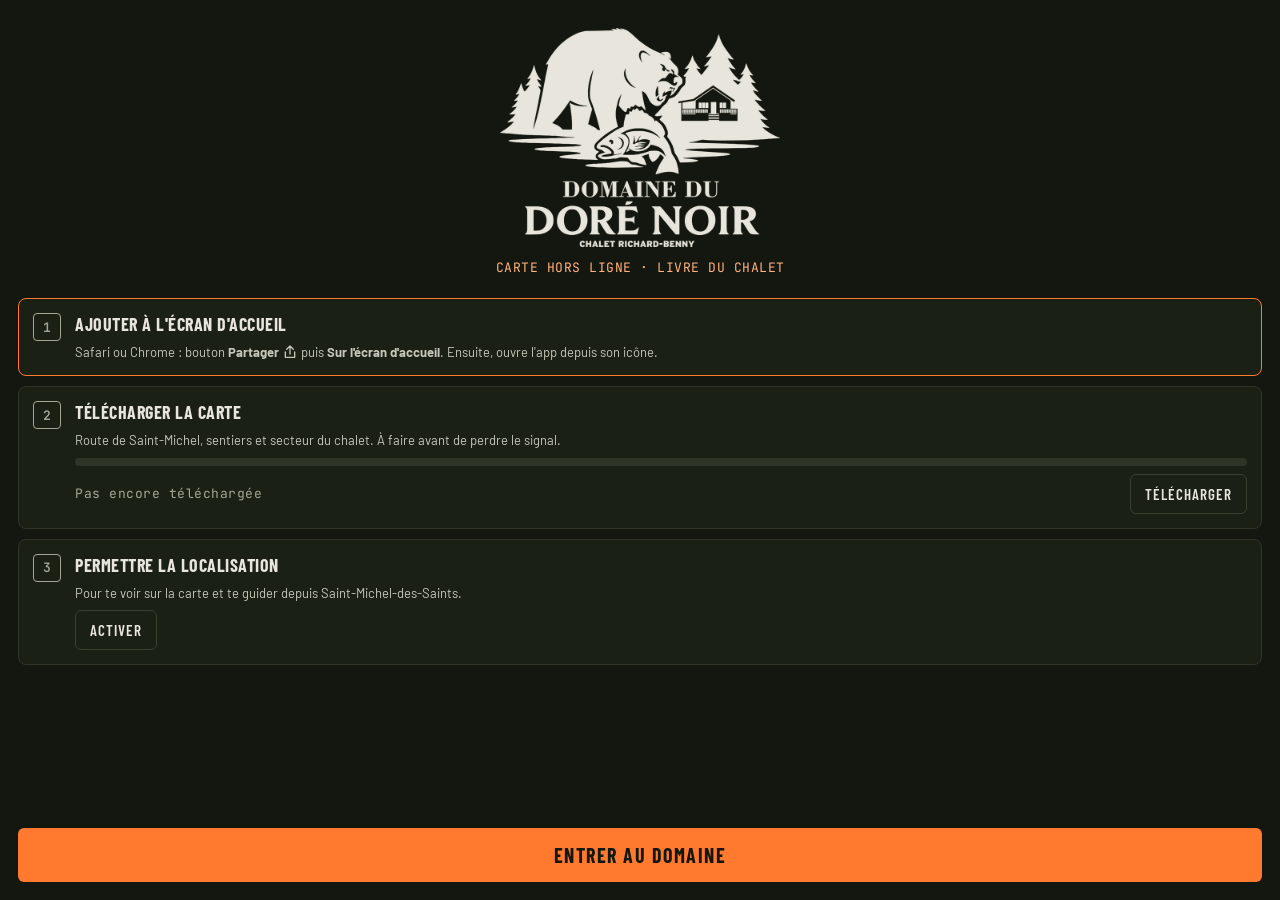
<file: index.html>
<!doctype html>
<html lang="fr">
<head>
<meta charset="utf-8">
<meta name="viewport" content="width=device-width, initial-scale=1, viewport-fit=cover, user-scalable=no">
<meta name="theme-color" content="#14170F">
<meta name="apple-mobile-web-app-capable" content="yes">
<meta name="mobile-web-app-capable" content="yes">
<meta name="apple-mobile-web-app-status-bar-style" content="black-translucent">
<meta name="apple-mobile-web-app-title" content="Doré Noir">
<title>Domaine du Doré Noir</title>
<link rel="manifest" href="manifest.webmanifest">
<link rel="apple-touch-icon" href="icons/apple-touch-icon.png">
<link rel="icon" href="icons/icon-192.png">
<link rel="preconnect" href="https://fonts.googleapis.com">
<link rel="stylesheet" href="https://fonts.googleapis.com/css2?family=Barlow+Condensed:wght@600;700&family=Barlow:wght@400;500;600&family=JetBrains+Mono:wght@400;600&display=swap">
<link rel="stylesheet" href="vendor/maplibre-gl.css">
<link rel="stylesheet" href="style.css">
</head>
<body>

<!-- ACCUEIL -->
<section id="accueil" class="screen" hidden>
  <div class="acc-head">
    <img src="icons/logo-complet.png" alt="Domaine du Doré Noir — Chalet Richard-Benny" class="acc-logo">
    <span class="mono accent small">CARTE HORS LIGNE · LIVRE DU CHALET</span>
  </div>
  <div class="steps">
    <div class="step" id="step-install">
      <span class="step-n">1</span>
      <div class="step-body">
        <strong>AJOUTER À L'ÉCRAN D'ACCUEIL</strong>
        <p>Safari ou Chrome : bouton <b>Partager</b> <svg class="ico-inline" viewBox="0 0 24 24" aria-hidden="true"><path d="M12 3v12M7 8l5-5 5 5M5 12v8h14v-8"/></svg> puis <b>Sur l'écran d'accueil</b>. Ensuite, ouvre l'app depuis son icône.</p>
      </div>
    </div>
    <div class="step" id="step-dl">
      <span class="step-n">2</span>
      <div class="step-body">
        <strong>TÉLÉCHARGER LA CARTE</strong>
        <p>Route de Saint-Michel, sentiers et secteur du chalet. À faire avant de perdre le signal.</p>
        <div class="bar"><div class="bar-fill" id="dl-bar"></div></div>
        <div class="row-between">
          <span class="mono muted small" id="dl-txt">Pas encore téléchargée</span>
          <button class="btn-sm" id="dl-btn" type="button">Télécharger</button>
        </div>
      </div>
    </div>
    <div class="step" id="step-gps">
      <span class="step-n">3</span>
      <div class="step-body">
        <strong>PERMETTRE LA LOCALISATION</strong>
        <p>Pour te voir sur la carte et te guider depuis Saint-Michel-des-Saints.</p>
        <button class="btn-sm" id="gps-btn" type="button">Activer</button>
      </div>
    </div>
  </div>
  <div class="acc-foot">
    <button class="btn-primary" id="enter-btn" type="button">ENTRER AU DOMAINE</button>
  </div>
</section>

<!-- APP -->
<section id="app" class="screen" hidden>
  <header class="topbar">
    <img src="icons/embleme.png" alt="" class="tb-logo">
    <div class="tb-title">
      <span class="cond">DOMAINE DU DORÉ NOIR</span>
      <span class="mono muted xsmall" id="tb-sub">LAC BOUCHARD · CARTE</span>
    </div>
  </header>
  <div class="statusbar">
    <span class="mono small" id="st-offline">…</span>
    <span class="mono muted xsmall" id="st-version"></span>
  </div>

  <div id="view-carte" class="view">
    <div id="map"></div>
    <div class="map-ctrl">
      <button class="ctrl" id="btn-locate" type="button" aria-label="Centrer sur ma position">
        <svg viewBox="0 0 24 24" aria-hidden="true"><circle cx="12" cy="12" r="6"/><circle cx="12" cy="12" r="1.5" class="fill"/><path d="M12 2v3M12 19v3M2 12h3M19 12h3"/></svg>
      </button>
      <button class="ctrl master-only" id="btn-sat" type="button" aria-label="Satellite">
        <svg viewBox="0 0 24 24" aria-hidden="true"><path d="M4 14l6-6 4 4-6 6z"/><path d="M14 4l6 6M12 16l3 3M8 12l-3-3"/><path d="M17 17a4 4 0 004-4"/></svg>
      </button>
      <button class="ctrl master-only" id="btn-sat-dl" type="button" aria-label="Garder le satellite de cette zone hors ligne" hidden>
        <svg viewBox="0 0 24 24" aria-hidden="true"><path d="M12 4v11M7 10l5 5 5-5M5 20h14"/></svg>
      </button>
      <button class="ctrl" id="btn-chalet" type="button" aria-label="Voir le chalet">
        <svg viewBox="0 0 24 24" aria-hidden="true"><path d="M4 11l8-7 8 7M6 10v10h12V10"/><path d="M10 20v-5h4v5"/></svg>
      </button>
    </div>
    <div class="gps-box mono" id="gps-box" hidden></div>
    <div class="zone-alert" id="zone-alert" hidden>Tu sors de la zone de la carte hors ligne</div>

    <div class="crosshair" id="crosshair" hidden><svg viewBox="0 0 48 48" aria-hidden="true"><path d="M24 4v14M24 30v14M4 24h14M30 24h14"/><circle cx="24" cy="24" r="3"/></svg></div>
    <div class="float-bar" id="float-bar" hidden><span></span><div class="row-between"><button class="btn-sm" type="button">Annuler</button><button class="btn-sm on" type="button">OK</button></div></div>

    <!-- Enregistrement d'un tracé (Master) -->
    <div class="panel" id="rec-panel" hidden>
      <div class="row-between"><span class="mono accent xsmall"><span class="rec-dot"></span> <span id="rec-state">REC</span> · ENREGISTREMENT DU TRACÉ</span><span class="mono muted xsmall" id="rec-acc">—</span></div>
      <div class="rec-grid"><div><span class="mono muted xsmall">DISTANCE</span><span class="mono big2" id="rec-dist">0 m</span></div><div><span class="mono muted xsmall">DURÉE</span><span class="mono big2" id="rec-time">00:00:00</span></div></div>
      <div class="rec-btns"><button class="btn-sm" id="rec-point" type="button">+ Point</button><button class="btn-sm" id="rec-pause" type="button">Pause</button><button class="btn-primary" id="rec-stop" type="button">TERMINER</button></div>
      <p class="xsmall muted">Garde l'écran allumé : iPhone coupe le GPS des web apps quand l'écran se verrouille.</p>
    </div>

    <!-- Dessiner un tracé (Master) -->
    <div class="panel" id="draw-panel" hidden>
      <div class="row-between"><span class="mono accent xsmall">DESSINER · TOUCHE LA CARTE OU UN CHEMIN EXISTANT (AIMANT)</span></div>
      <div class="rec-grid"><div><span class="mono muted xsmall">DISTANCE</span><span class="mono big2" id="draw-dist">0 m</span></div><div><span class="mono muted xsmall">POINTS</span><span class="mono big2" id="draw-n">0</span></div></div>
      <div class="rec-btns"><button class="btn-sm on" id="draw-aimant" type="button">Aimant : oui</button><button class="btn-sm" id="draw-undo" type="button">↶ Retirer</button><button class="btn-sm" id="draw-cancel" type="button">Annuler</button><button class="btn-primary" id="draw-done" type="button">TERMINER</button></div>
    </div>

    <!-- Modifier les points d'un tracé (Master) -->
    <div class="panel" id="edit-panel" hidden>
      <span class="mono accent xsmall">MODIFIER LES POINTS · GLISSE POUR DÉPLACER · TOUCHE LA CARTE POUR AJOUTER</span>
      <span class="mono small" id="edit-info"></span>
      <div class="rec-btns"><button class="btn-sm danger" id="edit-del" type="button">Retirer le point</button><button class="btn-sm" id="edit-cancel" type="button">Annuler</button><button class="btn-primary" id="edit-save" type="button">ENREGISTRER</button></div>
    </div>

    <!-- Modifier une section (Master) -->
    <div class="panel" id="sec-panel" hidden>
      <div class="row-between"><span class="mono accent xsmall">MODIFIER UN TRACÉ</span><button class="btn-sm" id="sec-fermer" type="button">Fermer</button></div>
      <strong class="cond big" id="sec-nom"></strong>
      <span class="mono small" id="sec-len"></span>
      <label class="fld"><span>Début de la section (rouge)</span><input type="range" id="sec-a" min="0" step="1"></label>
      <label class="fld"><span>Fin de la section</span><input type="range" id="sec-b" min="0" step="1"></label>
      <div class="sec-btns"><button class="btn-sm danger" id="sec-suppr" type="button">Supprimer la section</button><button class="btn-sm" id="sec-pied" type="button">À pied seulement</button><button class="btn-sm" id="sec-prive" type="button">Moi seulement</button><button class="btn-sm danger" id="sec-tout" type="button">Supprimer tout</button></div>
    </div>

    <!-- Retour au chalet -->
    <div class="panel" id="panel-retour">
      <div class="retour">
        <div class="arrow-wrap"><svg id="retour-arrow" viewBox="0 0 48 48" aria-hidden="true"><path d="M24 4l12 36-12-8-12 8z"/></svg></div>
        <div class="retour-txt">
          <span class="mono accent xsmall">RETOUR AU CHALET</span>
          <span class="cond big" id="retour-dist">—</span>
          <span class="small muted" id="retour-dir">En attente du GPS</span>
        </div>
        <button class="btn-sm" id="compass-btn" type="button">Boussole</button>
      </div>
    </div>
  </div>

  <div id="view-guidage" class="view" hidden>
    <div class="guide">
      <div class="guide-top">
        <span class="mono accent xsmall">GUIDAGE · ST-MICHEL → CHALET</span>
        <span class="mono muted xsmall" id="g-total"></span>
      </div>
      <div class="guide-alert" id="g-off" hidden></div>
      <div class="guide-next">
        <span class="mono muted xsmall">PROCHAIN REPÈRE</span>
        <span class="cond huge" id="g-next-dist">—</span>
        <span class="cond big" id="g-next-name">—</span>
        <span class="small" id="g-next-txt"></span>
      </div>
      <div class="guide-grid">
        <div><span class="mono muted xsmall">PARCOURU</span><span class="mono big2" id="g-km">—</span></div>
        <div><span class="mono muted xsmall">RESTANT</span><span class="mono big2" id="g-rest">—</span></div>
        <div><span class="mono muted xsmall">PRÉCISION</span><span class="mono big2" id="g-acc">—</span></div>
      </div>
      <div class="bar"><div class="bar-fill" id="g-bar"></div></div>
      <ol class="reperes" id="g-list"></ol>
      <div class="guide-actions">
        <button class="btn-primary" id="g-start" type="button">DÉMARRER LE GUIDAGE</button>
        <label class="toggle"><input type="checkbox" id="g-voice" checked> Voix</label>
      </div>
      <p class="small muted">Garde l'écran allumé et le téléphone branché : iPhone coupe le GPS des web apps quand l'écran se verrouille.</p>
    </div>
  </div>

  <div id="view-livre" class="view" hidden>
    <div class="livre">
      <span class="mono accent xsmall">JOURNAL DE CAMP</span>
      <h1 class="cond">LE LIVRE DU DORÉ NOIR</h1>
      <div class="chips" id="livre-chips"></div>
      <div class="card warn-card small" id="livre-pending" hidden></div>
      <div id="livre-list" class="story-list"></div>
    </div>
    <button class="fab" id="livre-ecrire" type="button"><svg viewBox="0 0 24 24" aria-hidden="true"><path d="M12 5v14M5 12h14"/></svg>ÉCRIRE</button>
  </div>

  <div id="view-master" class="view" hidden>
    <div class="master">
      <div class="row-between"><span class="m-badge">MODE MASTER</span><button class="btn-sm" id="m-quit" type="button">Quitter</button></div>
      <div class="card row-between"><span class="mono small" id="m-sync">—</span><button class="btn-sm" id="m-sync-btn" type="button">Synchroniser</button></div>
      <h2 class="cond">TRACÉS</h2>
      <div class="m-grid">
        <button class="m-act" id="m-rec" type="button"><b>Enregistrer</b><span>au GPS</span></button>
        <button class="m-act" id="m-draw" type="button"><b>Dessiner</b><span>sur le satellite</span></button>
        <button class="m-act" id="m-gpx" type="button"><b>Importer</b><span>GPX ou KML</span></button>
        <button class="m-act" id="m-section" type="button"><b>Modifier</b><span>ou touche un tracé sur la carte</span></button>
      </div>
      <input type="file" id="m-gpx-file" accept=".gpx,.kml,application/gpx+xml,application/vnd.google-earth.kml+xml,text/xml" hidden>
      <ul class="m-list" id="m-traces"></ul>
      <h2 class="cond">POINTS</h2>
      <button class="btn-sm" id="m-add-point" type="button">+ Ajouter un point</button>
      <ul class="m-list" id="m-points"></ul>
      <h2 class="cond">REPÈRES DU GUIDAGE</h2>
      <button class="btn-sm" id="m-add-repere" type="button">+ Ajouter un repère</button>
      <ul class="m-list" id="m-reperes"></ul>
      <h2 class="cond">LIVRE</h2>
      <div class="card row-between"><span class="small" id="m-livre">—</span><button class="btn-sm" id="m-voir-livre" type="button">Voir le livre</button></div>
    </div>
  </div>

  <nav class="tabs">
    <button class="tab active" data-view="carte" type="button">
      <svg viewBox="0 0 24 24" aria-hidden="true"><path d="M9 4L3 6v14l6-2 6 2 6-2V4l-6 2-6-2z"/><path d="M9 4v14M15 6v14"/></svg>CARTE</button>
    <button class="tab" data-view="guidage" type="button">
      <svg viewBox="0 0 24 24" aria-hidden="true"><path d="M12 2l7 19-7-4-7 4z"/></svg>GUIDAGE</button>
    <button class="tab" data-view="livre" type="button">
      <svg viewBox="0 0 24 24" aria-hidden="true"><path d="M4 5c3-1 6-1 8 1 2-2 5-2 8-1v14c-3-1-6-1-8 1-2-2-5-2-8-1V5z"/><path d="M12 6v14"/></svg>LIVRE</button>
    <button class="tab" data-view="master" id="tab-master" type="button" hidden>
      <svg viewBox="0 0 24 24" aria-hidden="true"><rect x="5" y="10" width="14" height="10" rx="2"/><path d="M8 10V7a4 4 0 018 0v3"/></svg>MASTER</button>
  </nav>
</section>

<div class="toast" id="toast" hidden></div>
<div class="dialog-wrap" id="dialog" hidden><div class="dialog"><h2 class="cond" id="dialog-title"></h2><form id="dialog-form" onsubmit="return false"></form></div></div>
<div class="photo-view" id="photo-view" hidden><div class="pv-print"><img alt=""></div><button class="pv-prec" aria-label="Photo précédente">‹</button><button class="pv-suiv" aria-label="Photo suivante">›</button><span class="pv-compte mono"></span></div>

<script src="vendor/maplibre-gl.js"></script>
<script src="livre.js"></script>
<script src="master.js"></script>
<script src="app.js"></script>
</body>
</html>
</file>
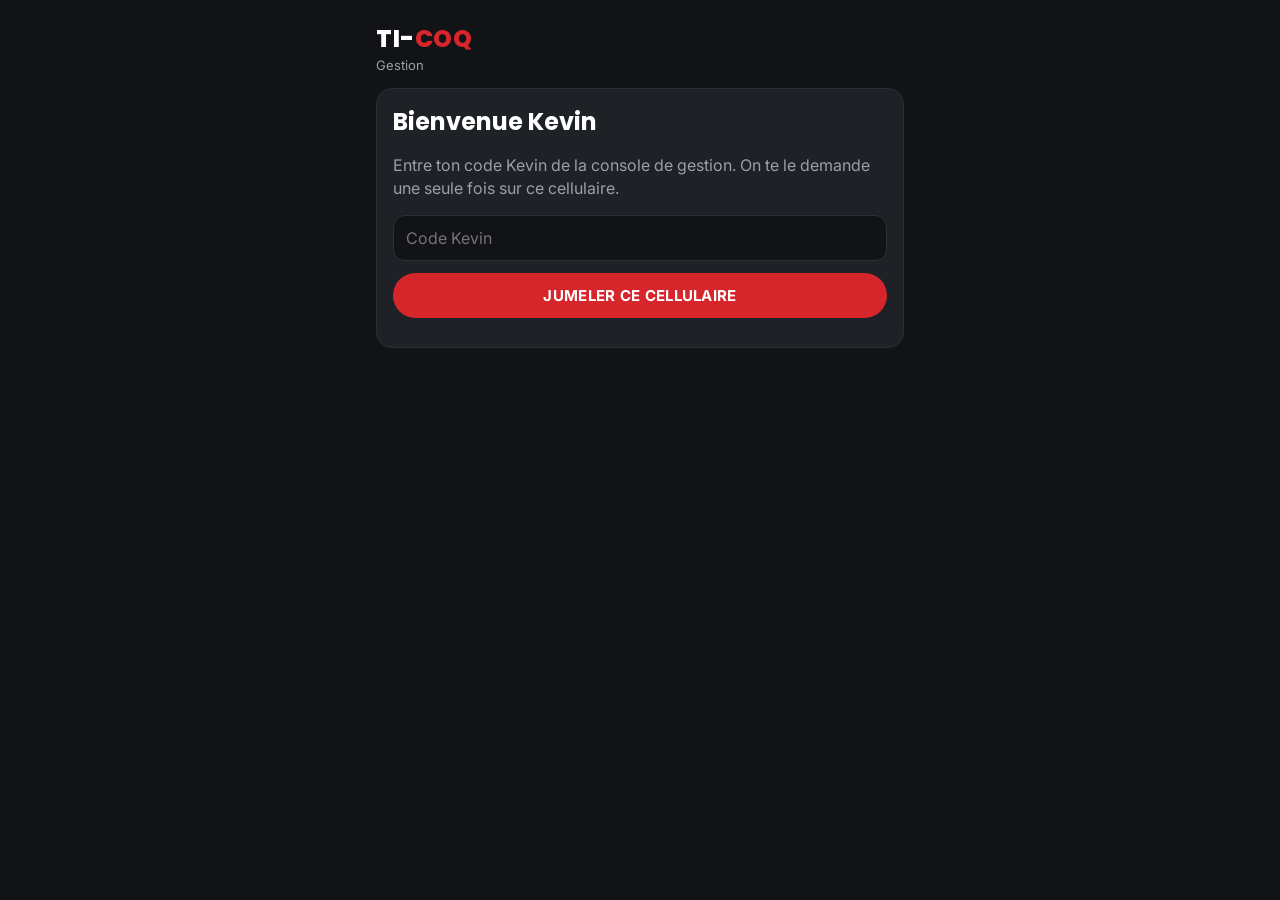
<file: ticoq/index.html>
<!doctype html>
<html lang="fr">
<head>
<meta charset="utf-8">
<meta name="viewport" content="width=device-width, initial-scale=1, viewport-fit=cover">
<meta name="theme-color" content="#111316">
<meta name="apple-mobile-web-app-capable" content="yes">
<meta name="mobile-web-app-capable" content="yes">
<meta name="apple-mobile-web-app-status-bar-style" content="black-translucent">
<meta name="apple-mobile-web-app-title" content="Ti-Coq">
<title>Ti-Coq Gestion</title>
<link rel="manifest" href="manifest.webmanifest">
<link rel="apple-touch-icon" href="icons/apple-touch-icon.png">
<link rel="icon" href="icons/icon-192.png">
<link rel="preconnect" href="https://fonts.googleapis.com">
<link rel="stylesheet" href="https://fonts.googleapis.com/css2?family=Poppins:wght@600;700;800&family=Inter:wght@400;500;600;700&display=swap">
<style>
:root{--rouge:#D7262B;--jaune:#F5B82E;--charbon:#111316;--fumee:#1E2125;--ligne:#2C3036;--creme:#FFF6E8;--mut:#9AA0A8;--vert:#2FA463;--bleu:#3B82F6}
*{box-sizing:border-box;-webkit-tap-highlight-color:transparent}
html,body{margin:0;background:var(--charbon);color:#fff;font:16px/1.4 Inter,system-ui,-apple-system,sans-serif}
body{padding:env(safe-area-inset-top) 0 env(safe-area-inset-bottom)}
h1,h2,h3{font-family:Poppins,Inter,sans-serif;margin:0}
.wrap{max-width:560px;margin:0 auto;padding:14px 16px 40px}
header{display:flex;align-items:center;justify-content:space-between;gap:10px;padding:8px 0 14px}
.logo{font-family:Poppins,sans-serif;font-weight:800;font-size:24px;letter-spacing:.5px}
.logo span{color:var(--rouge)}
.sub{color:var(--mut);font-size:13px}
.btn{appearance:none;border:0;border-radius:24px;padding:13px 20px;font:700 15px Inter,sans-serif;text-transform:uppercase;letter-spacing:.3px;color:#fff;background:var(--rouge);cursor:pointer}
.btn.sec{background:transparent;border:1.5px solid #fff}
.btn.ok{background:var(--vert)}
.btn.no{background:transparent;border:1.5px solid var(--rouge);color:#ff8a8d}
.btn.small{padding:8px 14px;font-size:12px}
.btn:disabled{opacity:.5}
.ico{background:var(--fumee);border:1px solid var(--ligne);border-radius:50%;width:42px;height:42px;display:grid;place-items:center;color:#fff;font-size:20px}
.card{background:var(--fumee);border:1px solid var(--ligne);border-radius:16px;padding:16px;margin:0 0 14px}
.card.todo{border-color:var(--vert);box-shadow:0 0 0 1px var(--vert) inset}
.lbl{font:700 12px Inter,sans-serif;text-transform:uppercase;letter-spacing:1px;color:var(--mut);margin:20px 2px 10px}
.row{display:flex;align-items:center;justify-content:space-between;gap:10px}
.store{font:800 22px Poppins,sans-serif}
.qty{font:800 34px Poppins,sans-serif;line-height:1}
.qty small{font:600 14px Inter,sans-serif;color:var(--mut)}
.grid{display:grid;grid-template-columns:repeat(3,1fr);gap:8px;margin:12px 0}
.grid div{background:var(--charbon);border-radius:10px;padding:8px}
.grid b{display:block;font:700 17px Inter,sans-serif}
.grid span{font-size:11px;color:var(--mut);text-transform:uppercase;letter-spacing:.5px}
.why{font-size:14px;color:#d8dbe0;margin:6px 0;padding-left:10px;border-left:3px solid var(--jaune)}
.step{display:flex;align-items:center;gap:10px;margin:14px 0 10px}
.step button{width:52px;height:52px;border-radius:50%;border:1px solid var(--ligne);background:var(--charbon);color:#fff;font:700 26px Inter}
.step input{width:90px;text-align:center;font:800 28px Poppins;background:var(--charbon);color:#fff;border:1px solid var(--ligne);border-radius:12px;padding:6px}
textarea,input.txt{width:100%;background:var(--charbon);color:#fff;border:1px solid var(--ligne);border-radius:12px;padding:12px;font:16px Inter,sans-serif}
textarea{min-height:64px;resize:vertical}
.acts{display:grid;grid-template-columns:1fr 1fr;gap:10px;margin-top:12px}
.chip{display:inline-block;white-space:nowrap;border-radius:20px;padding:4px 10px;font:700 11px Inter;text-transform:uppercase;letter-spacing:.5px}
.c-a_approuver{background:var(--vert);animation:fl 1.2s infinite}
.c-approuvee{background:var(--bleu)}
.c-placee,.c-confirmee{background:#3d4148}
.c-recue{background:transparent;border:1px solid var(--vert);color:#7fdca5}
.c-refusee{background:var(--rouge)}
@keyframes fl{50%{opacity:.45}}
.li{display:flex;justify-content:space-between;gap:10px;padding:12px 0;border-top:1px solid var(--ligne)}
.li:first-child,.store+.li{border-top:0}
.mut{color:var(--mut)}
.small{font-size:13px}
.banner{background:var(--jaune);color:#111;border-radius:14px;padding:14px;margin-bottom:14px;font-weight:600}
.banner .btn{background:#111;margin-top:10px}
.empty{text-align:center;color:var(--mut);padding:26px 10px}
.empty b{display:block;color:#fff;font:700 18px Poppins;margin-bottom:4px}
.toast{position:fixed;left:50%;transform:translateX(-50%);bottom:calc(20px + env(safe-area-inset-bottom));background:#fff;color:#111;padding:12px 18px;border-radius:24px;font-weight:600;box-shadow:0 6px 24px #0008;max-width:90%;z-index:9}
.toast.err{background:var(--rouge);color:#fff}
.center{text-align:center}
.sthead{all:unset;display:flex;align-items:center;gap:10px;width:100%;cursor:pointer}
.sthead .store{flex:1}
.tri{display:inline-block;color:var(--mut);font-size:20px;transition:transform .15s}
.tri.on{transform:rotate(90deg);color:#fff}
.card.st{padding:14px 16px}
.todo-box{margin-top:14px;padding-top:14px;border-top:1px solid var(--ligne)}
.pastlist{margin-top:12px;display:grid;gap:8px}
.past{border-radius:12px;padding:10px 12px}
.past.open{border:2px solid var(--vert);background:#16261d}
.past.done{border:1px solid #3d4148;background:#2a2d33;color:#b9bec6}
.tl{margin-top:8px;display:grid;gap:3px}
.ev{display:flex;gap:10px;font-size:14px;line-height:1.35}
.ev .t{flex:0 0 auto;min-width:46px;font-weight:700;font-variant-numeric:tabular-nums}
.ev.r{color:#ff8a8d}.ev.g{color:#7fdca5}
.past.done .ev.g{color:#b9bec6}
.past{cursor:pointer}
.pcalc{margin-top:10px;padding-top:8px;border-top:1px solid #ffffff22}
.past.ref{border:2px solid var(--rouge);background:#2a1718}
[hidden]{display:none!important}
.share{display:inline-block;vertical-align:-4px;width:20px;height:20px;stroke:currentColor;fill:none;stroke-width:2}
ol{padding-left:20px}ol li{margin:8px 0}
</style>
</head>
<body>
<div class="wrap">
  <header>
    <div><div class="logo">TI-<span>COQ</span></div><div class="sub" id="hdrSub">Gestion</div></div>
    <button class="ico" id="btnRefresh" aria-label="Rafraîchir" hidden>↻</button>
  </header>

  <!-- 1. Installer sur l'écran d'accueil -->
  <section id="scrInstall" hidden>
    <div class="card">
      <h2>Installer l'app</h2>
      <p class="mut">Pour recevoir les notifications, l'app doit être sur ton écran d'accueil.</p>
      <ol>
        <li>Dans Safari, touche <b>Partager</b> <svg class="share" viewBox="0 0 24 24"><path d="M12 3v12M7 8l5-5 5 5M5 12v8h14v-8"/></svg></li>
        <li>Choisis <b>Sur l'écran d'accueil</b>, puis <b>Ajouter</b>.</li>
        <li>Ouvre l'app <b>Ti-Coq</b> depuis son icône rouge.</li>
      </ol>
    </div>
  </section>

  <!-- 2. Jumeler avec le code Kevin -->
  <section id="scrPair" hidden>
    <div class="card">
      <h2>Bienvenue Kevin</h2>
      <p class="mut">Entre ton code Kevin de la console de gestion. On te le demande une seule fois sur ce cellulaire.</p>
      <input class="txt" id="pairCode" type="password" autocomplete="one-time-code" placeholder="Code Kevin">
      <div style="margin-top:12px"><button class="btn" id="btnPair" style="width:100%">Jumeler ce cellulaire</button></div>
      <p class="small mut" id="pairMsg"></p>
    </div>
  </section>

  <!-- 3. Commandes -->
  <section id="scrMain" hidden>
    <div class="banner" id="notifBanner" hidden>
      Active les notifications pour être averti dès qu'un gérant envoie une commande de poulet.
      <div><button class="btn small" id="btnNotif">Activer les notifications</button></div>
    </div>
    <div id="todo"></div>
    <div id="rest"></div>
    <div class="center" style="margin-top:28px">
      <button class="btn sec small" id="btnTest" hidden>Envoyer une notification test</button>
      <p class="small mut" id="foot"></p>
      <button class="btn no small" id="btnUnpair">Déjumeler ce cellulaire</button>
    </div>
  </section>
</div>
<div class="toast" id="toast" hidden></div>
<script src="app.js"></script>
</body>
</html>
</file>
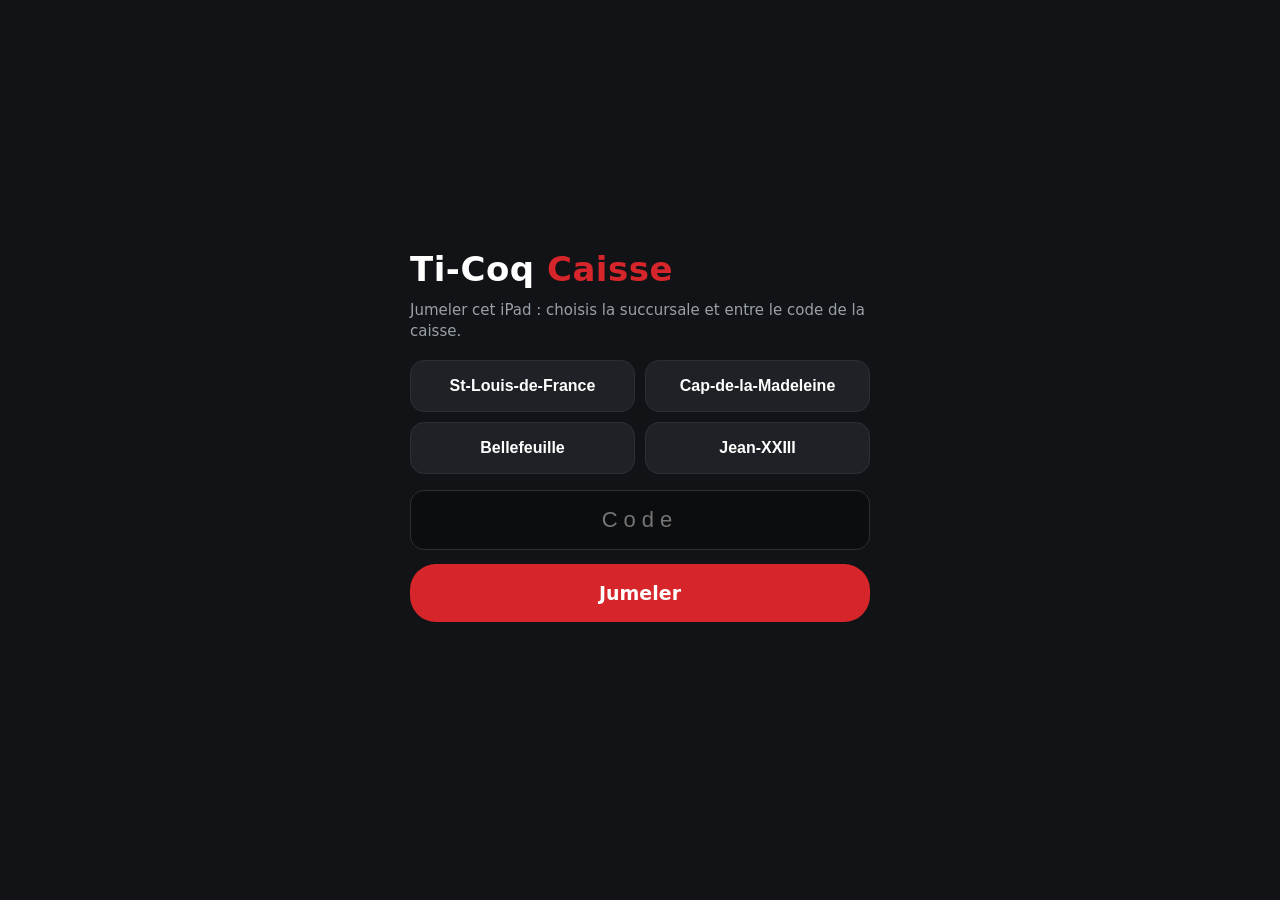
<file: ticoq/caisse/index.html>
<!doctype html>
<html lang="fr">
<head>
<meta charset="utf-8">
<meta name="viewport" content="width=device-width, initial-scale=1, viewport-fit=cover">
<meta name="theme-color" content="#111316">
<meta name="apple-mobile-web-app-capable" content="yes">
<meta name="mobile-web-app-capable" content="yes">
<meta name="apple-mobile-web-app-status-bar-style" content="black">
<meta name="apple-mobile-web-app-title" content="Caisse">
<title>Caisse Ti-Coq</title>
<link rel="manifest" href="manifest.webmanifest">
<link rel="apple-touch-icon" href="../icons/apple-touch-icon.png">
<link rel="icon" href="../icons/icon-192.png">
<style>
:root{--rouge:#D7262B;--jaune:#F5B82E;--charbon:#111316;--fumee:#1E2125;--ligne:#2C3036;--mut:#9AA0A8;--vert:#2FA463}
*{box-sizing:border-box;-webkit-tap-highlight-color:transparent}
html,body{margin:0;height:100%;background:var(--charbon);color:#fff;font:16px/1.4 -apple-system,system-ui,Inter,sans-serif;overflow:hidden}
.hide{display:none!important}
#frame{position:fixed;left:0;right:0;top:env(safe-area-inset-top);bottom:0;width:100%;height:calc(100% - env(safe-area-inset-top));border:0;background:var(--charbon)}
.screen{position:fixed;inset:0;display:flex;align-items:center;justify-content:center;padding:24px;background:var(--charbon);z-index:20}
.box{width:100%;max-width:460px}
.logo{font-weight:800;font-size:34px;letter-spacing:.5px;margin-bottom:6px}.logo span{color:var(--rouge)}
.sub{color:var(--mut);font-size:15px;margin-bottom:18px}
.btn{appearance:none;border:0;border-radius:26px;padding:14px 22px;font:700 16px -apple-system,system-ui,sans-serif;color:#fff;background:var(--rouge);cursor:pointer}
.btn.sec{background:transparent;border:1.5px solid #fff}
.btn.big{width:100%;padding:18px;font-size:19px;margin-top:14px}
.stores{display:grid;grid-template-columns:1fr 1fr;gap:10px;margin-bottom:16px}
.stores button{appearance:none;border:1.5px solid var(--ligne);background:var(--fumee);color:#fff;border-radius:14px;padding:16px 10px;font:700 16px -apple-system,sans-serif}
.stores button.on{border-color:var(--rouge);background:#3a1416}
input{width:100%;padding:16px;border-radius:14px;border:1.5px solid var(--ligne);background:#0c0d0f;color:#fff;font-size:22px;text-align:center;letter-spacing:6px}
.err{color:#ff8a8d;font-weight:700;margin-top:10px;min-height:22px}
#start .box{text-align:center}
#start .tap{font-size:84px;line-height:1;margin:10px 0}
#alarm{position:fixed;inset:0;z-index:30;background:#b3151a;display:flex;flex-direction:column;align-items:center;justify-content:center;padding:30px;text-align:center;animation:flash 1s steps(2) infinite}
@keyframes flash{50%{background:#6e0b0e}}
#alarm .t{font-size:30px;font-weight:800;letter-spacing:1px;opacity:.9}
#alarm .m{font-size:46px;font-weight:800;line-height:1.15;margin:22px 0}
#alarm .m div{margin:10px 0}
#alarm .btn{background:#fff;color:#b3151a;font-size:22px;padding:20px 34px;border-radius:40px}
#alarm .h{margin-top:16px;font-size:15px;opacity:.85}
#dot{position:fixed;right:10px;bottom:calc(10px + env(safe-area-inset-bottom));z-index:10;width:38px;height:38px;border-radius:50%;background:rgba(30,33,37,.85);border:1px solid var(--ligne);display:grid;place-items:center;font-size:18px;opacity:.55}
#dot.warn{background:#7a1a1d;opacity:.95}
#menu{position:fixed;right:10px;bottom:calc(56px + env(safe-area-inset-bottom));z-index:11;background:var(--fumee);border:1px solid var(--ligne);border-radius:16px;padding:14px;width:310px;font-size:14px}
#menu .btn{width:100%;margin-top:8px;padding:11px;font-size:14px}
#menu .ln{margin:4px 0;color:#ddd}
#gwrap{position:fixed;left:0;right:0;top:env(safe-area-inset-top);bottom:0;z-index:5;background:var(--charbon);overflow:hidden}
#gframe{position:absolute;left:0;top:0;width:100%;height:100%;border:0;background:var(--charbon);transform-origin:0 0}
#gwrap.rot #gframe{width:var(--gh);height:var(--gw)}
#gwrap.rot.cw #gframe{transform:translateX(var(--gw)) rotate(90deg)}
#gwrap.rot.ccw #gframe{transform:translateY(var(--gh)) rotate(-90deg)}
#gerBtn{position:fixed;left:10px;bottom:calc(10px + env(safe-area-inset-bottom));z-index:10;border:1px solid var(--ligne);background:rgba(30,33,37,.85);color:#fff;border-radius:19px;height:38px;padding:0 14px;font:700 14px -apple-system,sans-serif;opacity:.7}
#gerTop{position:fixed;z-index:12;display:flex;gap:8px}
#gerTop .btn{padding:12px 20px;font-size:15px;box-shadow:0 4px 18px rgba(0,0,0,.5)}
#gerTop.flat{left:50%;transform:translateX(-50%);bottom:calc(10px + env(safe-area-inset-bottom))}
#gerTop.cw{left:58px;top:50%;transform-origin:0 0;transform:rotate(90deg) translate(-50%,0)}
#gerTop.ccw{left:calc(100% - 58px);top:50%;transform-origin:0 0;transform:rotate(-90deg) translate(-50%,0)}
#gerAsk .box{text-align:center}
#toast{position:fixed;left:50%;bottom:30px;transform:translateX(-50%);background:#000;border:1px solid var(--ligne);padding:12px 18px;border-radius:14px;z-index:40;max-width:90%}
</style>
</head>
<body>
<iframe id="frame" class="hide" allow="autoplay; clipboard-write" title="Caisse Ti-Coq"></iframe>

<div id="pair" class="screen hide"><div class="box">
  <div class="logo">Ti-Coq <span>Caisse</span></div>
  <div class="sub">Jumeler cet iPad : choisis la succursale et entre le code de la caisse.</div>
  <div class="stores" id="stores"></div>
  <input id="code" type="password" inputmode="numeric" autocomplete="off" placeholder="Code">
  <button class="btn big" id="pairBtn">Jumeler</button>
  <div class="err" id="pairErr"></div>
</div></div>

<div id="start" class="screen hide"><div class="box">
  <div class="logo">Ti-Coq <span>Caisse</span></div>
  <div class="tap">👆</div>
  <div style="font-size:24px;font-weight:800">Touche l'écran pour démarrer</div>
  <div class="sub" id="startSub" style="margin-top:8px">Les alarmes de la caisse (son et notifications) s'activent.</div>
</div></div>

<div id="alarm" class="hide">
  <div class="t">⏰ CAISSE</div>
  <div class="m" id="alarmMsg"></div>
  <button class="btn" id="alarmOk">OK, je m'en occupe</button>
  <div class="h">L'alarme revient dans 3 minutes tant que ce n'est pas fait sur l'iPad Caisse.</div>
</div>

<div id="gwrap" class="hide"><iframe id="gframe" allow="autoplay; clipboard-write" title="Console du gérant"></iframe></div>
<button id="gerBtn" class="hide">👔 Gérant</button>
<div id="gerTop" class="hide flat"><button class="btn" id="gerBack">← Retour à la caisse</button><button class="btn sec" id="gerRot">↻ Tourner</button></div>
<div id="gerAsk" class="screen hide" style="z-index:25"><div class="box">
  <div class="logo">Accès <span>gérant</span></div>
  <div class="sub" id="gerSub">Entre ton code de gérant pour ouvrir ta console.</div>
  <input id="gerCode" type="password" inputmode="numeric" autocomplete="off" placeholder="Code du gérant">
  <button class="btn big" id="gerGo">Ouvrir ma console</button>
  <button class="btn sec big" id="gerCancel">Annuler</button>
  <div class="err" id="gerErr"></div>
</div></div>
<div id="dot" class="hide">🔔</div>
<div id="menu" class="hide"></div>
<div id="toast" class="hide"></div>
<script src="app.js?v=1.1.1"></script>
</body>
</html>
</file>
<file: vendor/maplibre-gl.css>
.maplibregl-map{font:12px/20px Helvetica Neue,Arial,Helvetica,sans-serif;overflow:hidden;position:relative;-webkit-tap-highlight-color:rgb(0 0 0/0)}.maplibregl-canvas{left:0;position:absolute;top:0}.maplibregl-map:fullscreen{height:100%;width:100%}.maplibregl-ctrl-group button.maplibregl-ctrl-compass{touch-action:none}.maplibregl-canvas-container.maplibregl-interactive,.maplibregl-ctrl-group button.maplibregl-ctrl-compass{cursor:grab;-webkit-user-select:none;-moz-user-select:none;user-select:none}.maplibregl-canvas-container.maplibregl-interactive.maplibregl-track-pointer{cursor:pointer}.maplibregl-canvas-container.maplibregl-interactive:active,.maplibregl-ctrl-group button.maplibregl-ctrl-compass:active{cursor:grabbing}.maplibregl-canvas-container.maplibregl-touch-zoom-rotate,.maplibregl-canvas-container.maplibregl-touch-zoom-rotate .maplibregl-canvas{touch-action:pan-x pan-y}.maplibregl-canvas-container.maplibregl-touch-drag-pan,.maplibregl-canvas-container.maplibregl-touch-drag-pan .maplibregl-canvas{touch-action:pinch-zoom}.maplibregl-canvas-container.maplibregl-touch-zoom-rotate.maplibregl-touch-drag-pan,.maplibregl-canvas-container.maplibregl-touch-zoom-rotate.maplibregl-touch-drag-pan .maplibregl-canvas{touch-action:none}.maplibregl-canvas-container.maplibregl-touch-drag-pan.maplibregl-cooperative-gestures,.maplibregl-canvas-container.maplibregl-touch-drag-pan.maplibregl-cooperative-gestures .maplibregl-canvas{touch-action:pan-x pan-y}.maplibregl-ctrl-bottom-left,.maplibregl-ctrl-bottom-right,.maplibregl-ctrl-top-left,.maplibregl-ctrl-top-right{pointer-events:none;position:absolute;z-index:2}.maplibregl-ctrl-top-left{left:0;top:0}.maplibregl-ctrl-top-right{right:0;top:0}.maplibregl-ctrl-bottom-left{bottom:0;left:0}.maplibregl-ctrl-bottom-right{bottom:0;right:0}.maplibregl-ctrl{clear:both;pointer-events:auto;transform:translate(0)}.maplibregl-ctrl-top-left .maplibregl-ctrl{float:left;margin:10px 0 0 10px}.maplibregl-ctrl-top-right .maplibregl-ctrl{float:right;margin:10px 10px 0 0}.maplibregl-ctrl-bottom-left .maplibregl-ctrl{float:left;margin:0 0 10px 10px}.maplibregl-ctrl-bottom-right .maplibregl-ctrl{float:right;margin:0 10px 10px 0}.maplibregl-ctrl-group{background:#fff;border-radius:4px}.maplibregl-ctrl-group:not(:empty){box-shadow:0 0 0 2px rgba(0,0,0,.1)}@media (forced-colors:active){.maplibregl-ctrl-group:not(:empty){box-shadow:0 0 0 2px ButtonText}}.maplibregl-ctrl-group button{background-color:transparent;border:0;box-sizing:border-box;cursor:pointer;display:block;height:29px;outline:none;padding:0;width:29px}.maplibregl-ctrl-group button+button{border-top:1px solid #ddd}.maplibregl-ctrl button .maplibregl-ctrl-icon{background-position:50%;background-repeat:no-repeat;display:block;height:100%;width:100%}@media (forced-colors:active){.maplibregl-ctrl-icon{background-color:transparent}.maplibregl-ctrl-group button+button{border-top:1px solid ButtonText}}.maplibregl-ctrl button::-moz-focus-inner{border:0;padding:0}.maplibregl-ctrl-attrib-button:focus,.maplibregl-ctrl-group button:focus{box-shadow:0 0 2px 2px #0096ff}.maplibregl-ctrl button:disabled{cursor:not-allowed}.maplibregl-ctrl button:disabled .maplibregl-ctrl-icon{opacity:.25}.maplibregl-ctrl button:not(:disabled):hover{background-color:rgb(0 0 0/5%)}.maplibregl-ctrl-group button:focus:focus-visible{box-shadow:0 0 2px 2px #0096ff}.maplibregl-ctrl-group button:focus:not(:focus-visible){box-shadow:none}.maplibregl-ctrl-group button:focus:first-child{border-radius:4px 4px 0 0}.maplibregl-ctrl-group button:focus:last-child{border-radius:0 0 4px 4px}.maplibregl-ctrl-group button:focus:only-child{border-radius:inherit}.maplibregl-ctrl button.maplibregl-ctrl-zoom-out .maplibregl-ctrl-icon{background-image:url("data:image/svg+xml;charset=utf-8,%3Csvg xmlns='http://www.w3.org/2000/svg' width='29' height='29' fill='%23333' viewBox='0 0 29 29'%3E%3Cpath d='M10 13c-.75 0-1.5.75-1.5 1.5S9.25 16 10 16h9c.75 0 1.5-.75 1.5-1.5S19.75 13 19 13z'/%3E%3C/svg%3E")}.maplibregl-ctrl button.maplibregl-ctrl-zoom-in .maplibregl-ctrl-icon{background-image:url("data:image/svg+xml;charset=utf-8,%3Csvg xmlns='http://www.w3.org/2000/svg' width='29' height='29' fill='%23333' viewBox='0 0 29 29'%3E%3Cpath d='M14.5 8.5c-.75 0-1.5.75-1.5 1.5v3h-3c-.75 0-1.5.75-1.5 1.5S9.25 16 10 16h3v3c0 .75.75 1.5 1.5 1.5S16 19.75 16 19v-3h3c.75 0 1.5-.75 1.5-1.5S19.75 13 19 13h-3v-3c0-.75-.75-1.5-1.5-1.5'/%3E%3C/svg%3E")}@media (forced-colors:active){.maplibregl-ctrl button.maplibregl-ctrl-zoom-out .maplibregl-ctrl-icon{background-image:url("data:image/svg+xml;charset=utf-8,%3Csvg xmlns='http://www.w3.org/2000/svg' width='29' height='29' fill='%23fff' viewBox='0 0 29 29'%3E%3Cpath d='M10 13c-.75 0-1.5.75-1.5 1.5S9.25 16 10 16h9c.75 0 1.5-.75 1.5-1.5S19.75 13 19 13z'/%3E%3C/svg%3E")}.maplibregl-ctrl button.maplibregl-ctrl-zoom-in .maplibregl-ctrl-icon{background-image:url("data:image/svg+xml;charset=utf-8,%3Csvg xmlns='http://www.w3.org/2000/svg' width='29' height='29' fill='%23fff' viewBox='0 0 29 29'%3E%3Cpath d='M14.5 8.5c-.75 0-1.5.75-1.5 1.5v3h-3c-.75 0-1.5.75-1.5 1.5S9.25 16 10 16h3v3c0 .75.75 1.5 1.5 1.5S16 19.75 16 19v-3h3c.75 0 1.5-.75 1.5-1.5S19.75 13 19 13h-3v-3c0-.75-.75-1.5-1.5-1.5'/%3E%3C/svg%3E")}}@media (forced-colors:active) and (prefers-color-scheme:light){.maplibregl-ctrl button.maplibregl-ctrl-zoom-out .maplibregl-ctrl-icon{background-image:url("data:image/svg+xml;charset=utf-8,%3Csvg xmlns='http://www.w3.org/2000/svg' width='29' height='29' viewBox='0 0 29 29'%3E%3Cpath d='M10 13c-.75 0-1.5.75-1.5 1.5S9.25 16 10 16h9c.75 0 1.5-.75 1.5-1.5S19.75 13 19 13z'/%3E%3C/svg%3E")}.maplibregl-ctrl button.maplibregl-ctrl-zoom-in .maplibregl-ctrl-icon{background-image:url("data:image/svg+xml;charset=utf-8,%3Csvg xmlns='http://www.w3.org/2000/svg' width='29' height='29' viewBox='0 0 29 29'%3E%3Cpath d='M14.5 8.5c-.75 0-1.5.75-1.5 1.5v3h-3c-.75 0-1.5.75-1.5 1.5S9.25 16 10 16h3v3c0 .75.75 1.5 1.5 1.5S16 19.75 16 19v-3h3c.75 0 1.5-.75 1.5-1.5S19.75 13 19 13h-3v-3c0-.75-.75-1.5-1.5-1.5'/%3E%3C/svg%3E")}}.maplibregl-ctrl button.maplibregl-ctrl-fullscreen .maplibregl-ctrl-icon{background-image:url("data:image/svg+xml;charset=utf-8,%3Csvg xmlns='http://www.w3.org/2000/svg' width='29' height='29' fill='%23333' viewBox='0 0 29 29'%3E%3Cpath d='M24 16v5.5c0 1.75-.75 2.5-2.5 2.5H16v-1l3-1.5-4-5.5 1-1 5.5 4 1.5-3zM6 16l1.5 3 5.5-4 1 1-4 5.5 3 1.5v1H7.5C5.75 24 5 23.25 5 21.5V16zm7-11v1l-3 1.5 4 5.5-1 1-5.5-4L6 13H5V7.5C5 5.75 5.75 5 7.5 5zm11 2.5c0-1.75-.75-2.5-2.5-2.5H16v1l3 1.5-4 5.5 1 1 5.5-4 1.5 3h1z'/%3E%3C/svg%3E")}.maplibregl-ctrl button.maplibregl-ctrl-shrink .maplibregl-ctrl-icon{background-image:url("data:image/svg+xml;charset=utf-8,%3Csvg xmlns='http://www.w3.org/2000/svg' width='29' height='29' viewBox='0 0 29 29'%3E%3Cpath d='M18.5 16c-1.75 0-2.5.75-2.5 2.5V24h1l1.5-3 5.5 4 1-1-4-5.5 3-1.5v-1zM13 18.5c0-1.75-.75-2.5-2.5-2.5H5v1l3 1.5L4 24l1 1 5.5-4 1.5 3h1zm3-8c0 1.75.75 2.5 2.5 2.5H24v-1l-3-1.5L25 5l-1-1-5.5 4L17 5h-1zM10.5 13c1.75 0 2.5-.75 2.5-2.5V5h-1l-1.5 3L5 4 4 5l4 5.5L5 12v1z'/%3E%3C/svg%3E")}@media (forced-colors:active){.maplibregl-ctrl button.maplibregl-ctrl-fullscreen .maplibregl-ctrl-icon{background-image:url("data:image/svg+xml;charset=utf-8,%3Csvg xmlns='http://www.w3.org/2000/svg' width='29' height='29' fill='%23fff' viewBox='0 0 29 29'%3E%3Cpath d='M24 16v5.5c0 1.75-.75 2.5-2.5 2.5H16v-1l3-1.5-4-5.5 1-1 5.5 4 1.5-3zM6 16l1.5 3 5.5-4 1 1-4 5.5 3 1.5v1H7.5C5.75 24 5 23.25 5 21.5V16zm7-11v1l-3 1.5 4 5.5-1 1-5.5-4L6 13H5V7.5C5 5.75 5.75 5 7.5 5zm11 2.5c0-1.75-.75-2.5-2.5-2.5H16v1l3 1.5-4 5.5 1 1 5.5-4 1.5 3h1z'/%3E%3C/svg%3E")}.maplibregl-ctrl button.maplibregl-ctrl-shrink .maplibregl-ctrl-icon{background-image:url("data:image/svg+xml;charset=utf-8,%3Csvg xmlns='http://www.w3.org/2000/svg' width='29' height='29' fill='%23fff' viewBox='0 0 29 29'%3E%3Cpath d='M18.5 16c-1.75 0-2.5.75-2.5 2.5V24h1l1.5-3 5.5 4 1-1-4-5.5 3-1.5v-1zM13 18.5c0-1.75-.75-2.5-2.5-2.5H5v1l3 1.5L4 24l1 1 5.5-4 1.5 3h1zm3-8c0 1.75.75 2.5 2.5 2.5H24v-1l-3-1.5L25 5l-1-1-5.5 4L17 5h-1zM10.5 13c1.75 0 2.5-.75 2.5-2.5V5h-1l-1.5 3L5 4 4 5l4 5.5L5 12v1z'/%3E%3C/svg%3E")}}@media (forced-colors:active) and (prefers-color-scheme:light){.maplibregl-ctrl button.maplibregl-ctrl-fullscreen .maplibregl-ctrl-icon{background-image:url("data:image/svg+xml;charset=utf-8,%3Csvg xmlns='http://www.w3.org/2000/svg' width='29' height='29' viewBox='0 0 29 29'%3E%3Cpath d='M24 16v5.5c0 1.75-.75 2.5-2.5 2.5H16v-1l3-1.5-4-5.5 1-1 5.5 4 1.5-3zM6 16l1.5 3 5.5-4 1 1-4 5.5 3 1.5v1H7.5C5.75 24 5 23.25 5 21.5V16zm7-11v1l-3 1.5 4 5.5-1 1-5.5-4L6 13H5V7.5C5 5.75 5.75 5 7.5 5zm11 2.5c0-1.75-.75-2.5-2.5-2.5H16v1l3 1.5-4 5.5 1 1 5.5-4 1.5 3h1z'/%3E%3C/svg%3E")}.maplibregl-ctrl button.maplibregl-ctrl-shrink .maplibregl-ctrl-icon{background-image:url("data:image/svg+xml;charset=utf-8,%3Csvg xmlns='http://www.w3.org/2000/svg' width='29' height='29' viewBox='0 0 29 29'%3E%3Cpath d='M18.5 16c-1.75 0-2.5.75-2.5 2.5V24h1l1.5-3 5.5 4 1-1-4-5.5 3-1.5v-1zM13 18.5c0-1.75-.75-2.5-2.5-2.5H5v1l3 1.5L4 24l1 1 5.5-4 1.5 3h1zm3-8c0 1.75.75 2.5 2.5 2.5H24v-1l-3-1.5L25 5l-1-1-5.5 4L17 5h-1zM10.5 13c1.75 0 2.5-.75 2.5-2.5V5h-1l-1.5 3L5 4 4 5l4 5.5L5 12v1z'/%3E%3C/svg%3E")}}.maplibregl-ctrl button.maplibregl-ctrl-compass .maplibregl-ctrl-icon{background-image:url("data:image/svg+xml;charset=utf-8,%3Csvg xmlns='http://www.w3.org/2000/svg' width='29' height='29' fill='%23333' viewBox='0 0 29 29'%3E%3Cpath d='m10.5 14 4-8 4 8z'/%3E%3Cpath fill='%23ccc' d='m10.5 16 4 8 4-8z'/%3E%3C/svg%3E")}@media (forced-colors:active){.maplibregl-ctrl button.maplibregl-ctrl-compass .maplibregl-ctrl-icon{background-image:url("data:image/svg+xml;charset=utf-8,%3Csvg xmlns='http://www.w3.org/2000/svg' width='29' height='29' fill='%23fff' viewBox='0 0 29 29'%3E%3Cpath d='m10.5 14 4-8 4 8z'/%3E%3Cpath fill='%23ccc' d='m10.5 16 4 8 4-8z'/%3E%3C/svg%3E")}}@media (forced-colors:active) and (prefers-color-scheme:light){.maplibregl-ctrl button.maplibregl-ctrl-compass .maplibregl-ctrl-icon{background-image:url("data:image/svg+xml;charset=utf-8,%3Csvg xmlns='http://www.w3.org/2000/svg' width='29' height='29' viewBox='0 0 29 29'%3E%3Cpath d='m10.5 14 4-8 4 8z'/%3E%3Cpath fill='%23ccc' d='m10.5 16 4 8 4-8z'/%3E%3C/svg%3E")}}.maplibregl-ctrl button.maplibregl-ctrl-terrain .maplibregl-ctrl-icon{background-image:url("data:image/svg+xml;charset=utf-8,%3Csvg xmlns='http://www.w3.org/2000/svg' width='22' height='22' fill='%23333' viewBox='0 0 22 22'%3E%3Cpath d='m1.754 13.406 4.453-4.851 3.09 3.09 3.281 3.277.969-.969-3.309-3.312 3.844-4.121 6.148 6.886h1.082v-.855l-7.207-8.07-4.84 5.187L6.169 6.57l-5.48 5.965v.871ZM.688 16.844h20.625v1.375H.688Zm0 0'/%3E%3C/svg%3E")}.maplibregl-ctrl button.maplibregl-ctrl-terrain-enabled .maplibregl-ctrl-icon{background-image:url("data:image/svg+xml;charset=utf-8,%3Csvg xmlns='http://www.w3.org/2000/svg' width='22' height='22' fill='%2333b5e5' viewBox='0 0 22 22'%3E%3Cpath d='m1.754 13.406 4.453-4.851 3.09 3.09 3.281 3.277.969-.969-3.309-3.312 3.844-4.121 6.148 6.886h1.082v-.855l-7.207-8.07-4.84 5.187L6.169 6.57l-5.48 5.965v.871ZM.688 16.844h20.625v1.375H.688Zm0 0'/%3E%3C/svg%3E")}.maplibregl-ctrl button.maplibregl-ctrl-geolocate .maplibregl-ctrl-icon{background-image:url("data:image/svg+xml;charset=utf-8,%3Csvg xmlns='http://www.w3.org/2000/svg' width='29' height='29' fill='%23333' viewBox='0 0 20 20'%3E%3Cpath d='M10 4C9 4 9 5 9 5v.1A5 5 0 0 0 5.1 9H5s-1 0-1 1 1 1 1 1h.1A5 5 0 0 0 9 14.9v.1s0 1 1 1 1-1 1-1v-.1a5 5 0 0 0 3.9-3.9h.1s1 0 1-1-1-1-1-1h-.1A5 5 0 0 0 11 5.1V5s0-1-1-1m0 2.5a3.5 3.5 0 1 1 0 7 3.5 3.5 0 1 1 0-7'/%3E%3Ccircle cx='10' cy='10' r='2'/%3E%3C/svg%3E")}.maplibregl-ctrl button.maplibregl-ctrl-geolocate:disabled .maplibregl-ctrl-icon{background-image:url("data:image/svg+xml;charset=utf-8,%3Csvg xmlns='http://www.w3.org/2000/svg' width='29' height='29' fill='%23aaa' viewBox='0 0 20 20'%3E%3Cpath d='M10 4C9 4 9 5 9 5v.1A5 5 0 0 0 5.1 9H5s-1 0-1 1 1 1 1 1h.1A5 5 0 0 0 9 14.9v.1s0 1 1 1 1-1 1-1v-.1a5 5 0 0 0 3.9-3.9h.1s1 0 1-1-1-1-1-1h-.1A5 5 0 0 0 11 5.1V5s0-1-1-1m0 2.5a3.5 3.5 0 1 1 0 7 3.5 3.5 0 1 1 0-7'/%3E%3Ccircle cx='10' cy='10' r='2'/%3E%3Cpath fill='red' d='m14 5 1 1-9 9-1-1z'/%3E%3C/svg%3E")}.maplibregl-ctrl button.maplibregl-ctrl-geolocate.maplibregl-ctrl-geolocate-active .maplibregl-ctrl-icon{background-image:url("data:image/svg+xml;charset=utf-8,%3Csvg xmlns='http://www.w3.org/2000/svg' width='29' height='29' fill='%2333b5e5' viewBox='0 0 20 20'%3E%3Cpath d='M10 4C9 4 9 5 9 5v.1A5 5 0 0 0 5.1 9H5s-1 0-1 1 1 1 1 1h.1A5 5 0 0 0 9 14.9v.1s0 1 1 1 1-1 1-1v-.1a5 5 0 0 0 3.9-3.9h.1s1 0 1-1-1-1-1-1h-.1A5 5 0 0 0 11 5.1V5s0-1-1-1m0 2.5a3.5 3.5 0 1 1 0 7 3.5 3.5 0 1 1 0-7'/%3E%3Ccircle cx='10' cy='10' r='2'/%3E%3C/svg%3E")}.maplibregl-ctrl button.maplibregl-ctrl-geolocate.maplibregl-ctrl-geolocate-active-error .maplibregl-ctrl-icon{background-image:url("data:image/svg+xml;charset=utf-8,%3Csvg xmlns='http://www.w3.org/2000/svg' width='29' height='29' fill='%23e58978' viewBox='0 0 20 20'%3E%3Cpath d='M10 4C9 4 9 5 9 5v.1A5 5 0 0 0 5.1 9H5s-1 0-1 1 1 1 1 1h.1A5 5 0 0 0 9 14.9v.1s0 1 1 1 1-1 1-1v-.1a5 5 0 0 0 3.9-3.9h.1s1 0 1-1-1-1-1-1h-.1A5 5 0 0 0 11 5.1V5s0-1-1-1m0 2.5a3.5 3.5 0 1 1 0 7 3.5 3.5 0 1 1 0-7'/%3E%3Ccircle cx='10' cy='10' r='2'/%3E%3C/svg%3E")}.maplibregl-ctrl button.maplibregl-ctrl-geolocate.maplibregl-ctrl-geolocate-background .maplibregl-ctrl-icon{background-image:url("data:image/svg+xml;charset=utf-8,%3Csvg xmlns='http://www.w3.org/2000/svg' width='29' height='29' fill='%2333b5e5' viewBox='0 0 20 20'%3E%3Cpath d='M10 4C9 4 9 5 9 5v.1A5 5 0 0 0 5.1 9H5s-1 0-1 1 1 1 1 1h.1A5 5 0 0 0 9 14.9v.1s0 1 1 1 1-1 1-1v-.1a5 5 0 0 0 3.9-3.9h.1s1 0 1-1-1-1-1-1h-.1A5 5 0 0 0 11 5.1V5s0-1-1-1m0 2.5a3.5 3.5 0 1 1 0 7 3.5 3.5 0 1 1 0-7'/%3E%3C/svg%3E")}.maplibregl-ctrl button.maplibregl-ctrl-geolocate.maplibregl-ctrl-geolocate-background-error .maplibregl-ctrl-icon{background-image:url("data:image/svg+xml;charset=utf-8,%3Csvg xmlns='http://www.w3.org/2000/svg' width='29' height='29' fill='%23e54e33' viewBox='0 0 20 20'%3E%3Cpath d='M10 4C9 4 9 5 9 5v.1A5 5 0 0 0 5.1 9H5s-1 0-1 1 1 1 1 1h.1A5 5 0 0 0 9 14.9v.1s0 1 1 1 1-1 1-1v-.1a5 5 0 0 0 3.9-3.9h.1s1 0 1-1-1-1-1-1h-.1A5 5 0 0 0 11 5.1V5s0-1-1-1m0 2.5a3.5 3.5 0 1 1 0 7 3.5 3.5 0 1 1 0-7'/%3E%3C/svg%3E")}.maplibregl-ctrl button.maplibregl-ctrl-geolocate.maplibregl-ctrl-geolocate-waiting .maplibregl-ctrl-icon{animation:maplibregl-spin 2s linear infinite}@media (forced-colors:active){.maplibregl-ctrl button.maplibregl-ctrl-geolocate .maplibregl-ctrl-icon{background-image:url("data:image/svg+xml;charset=utf-8,%3Csvg xmlns='http://www.w3.org/2000/svg' width='29' height='29' fill='%23fff' viewBox='0 0 20 20'%3E%3Cpath d='M10 4C9 4 9 5 9 5v.1A5 5 0 0 0 5.1 9H5s-1 0-1 1 1 1 1 1h.1A5 5 0 0 0 9 14.9v.1s0 1 1 1 1-1 1-1v-.1a5 5 0 0 0 3.9-3.9h.1s1 0 1-1-1-1-1-1h-.1A5 5 0 0 0 11 5.1V5s0-1-1-1m0 2.5a3.5 3.5 0 1 1 0 7 3.5 3.5 0 1 1 0-7'/%3E%3Ccircle cx='10' cy='10' r='2'/%3E%3C/svg%3E")}.maplibregl-ctrl button.maplibregl-ctrl-geolocate:disabled .maplibregl-ctrl-icon{background-image:url("data:image/svg+xml;charset=utf-8,%3Csvg xmlns='http://www.w3.org/2000/svg' width='29' height='29' fill='%23999' viewBox='0 0 20 20'%3E%3Cpath d='M10 4C9 4 9 5 9 5v.1A5 5 0 0 0 5.1 9H5s-1 0-1 1 1 1 1 1h.1A5 5 0 0 0 9 14.9v.1s0 1 1 1 1-1 1-1v-.1a5 5 0 0 0 3.9-3.9h.1s1 0 1-1-1-1-1-1h-.1A5 5 0 0 0 11 5.1V5s0-1-1-1m0 2.5a3.5 3.5 0 1 1 0 7 3.5 3.5 0 1 1 0-7'/%3E%3Ccircle cx='10' cy='10' r='2'/%3E%3Cpath fill='red' d='m14 5 1 1-9 9-1-1z'/%3E%3C/svg%3E")}.maplibregl-ctrl button.maplibregl-ctrl-geolocate.maplibregl-ctrl-geolocate-active .maplibregl-ctrl-icon{background-image:url("data:image/svg+xml;charset=utf-8,%3Csvg xmlns='http://www.w3.org/2000/svg' width='29' height='29' fill='%2333b5e5' viewBox='0 0 20 20'%3E%3Cpath d='M10 4C9 4 9 5 9 5v.1A5 5 0 0 0 5.1 9H5s-1 0-1 1 1 1 1 1h.1A5 5 0 0 0 9 14.9v.1s0 1 1 1 1-1 1-1v-.1a5 5 0 0 0 3.9-3.9h.1s1 0 1-1-1-1-1-1h-.1A5 5 0 0 0 11 5.1V5s0-1-1-1m0 2.5a3.5 3.5 0 1 1 0 7 3.5 3.5 0 1 1 0-7'/%3E%3Ccircle cx='10' cy='10' r='2'/%3E%3C/svg%3E")}.maplibregl-ctrl button.maplibregl-ctrl-geolocate.maplibregl-ctrl-geolocate-active-error .maplibregl-ctrl-icon{background-image:url("data:image/svg+xml;charset=utf-8,%3Csvg xmlns='http://www.w3.org/2000/svg' width='29' height='29' fill='%23e58978' viewBox='0 0 20 20'%3E%3Cpath d='M10 4C9 4 9 5 9 5v.1A5 5 0 0 0 5.1 9H5s-1 0-1 1 1 1 1 1h.1A5 5 0 0 0 9 14.9v.1s0 1 1 1 1-1 1-1v-.1a5 5 0 0 0 3.9-3.9h.1s1 0 1-1-1-1-1-1h-.1A5 5 0 0 0 11 5.1V5s0-1-1-1m0 2.5a3.5 3.5 0 1 1 0 7 3.5 3.5 0 1 1 0-7'/%3E%3Ccircle cx='10' cy='10' r='2'/%3E%3C/svg%3E")}.maplibregl-ctrl button.maplibregl-ctrl-geolocate.maplibregl-ctrl-geolocate-background .maplibregl-ctrl-icon{background-image:url("data:image/svg+xml;charset=utf-8,%3Csvg xmlns='http://www.w3.org/2000/svg' width='29' height='29' fill='%2333b5e5' viewBox='0 0 20 20'%3E%3Cpath d='M10 4C9 4 9 5 9 5v.1A5 5 0 0 0 5.1 9H5s-1 0-1 1 1 1 1 1h.1A5 5 0 0 0 9 14.9v.1s0 1 1 1 1-1 1-1v-.1a5 5 0 0 0 3.9-3.9h.1s1 0 1-1-1-1-1-1h-.1A5 5 0 0 0 11 5.1V5s0-1-1-1m0 2.5a3.5 3.5 0 1 1 0 7 3.5 3.5 0 1 1 0-7'/%3E%3C/svg%3E")}.maplibregl-ctrl button.maplibregl-ctrl-geolocate.maplibregl-ctrl-geolocate-background-error .maplibregl-ctrl-icon{background-image:url("data:image/svg+xml;charset=utf-8,%3Csvg xmlns='http://www.w3.org/2000/svg' width='29' height='29' fill='%23e54e33' viewBox='0 0 20 20'%3E%3Cpath d='M10 4C9 4 9 5 9 5v.1A5 5 0 0 0 5.1 9H5s-1 0-1 1 1 1 1 1h.1A5 5 0 0 0 9 14.9v.1s0 1 1 1 1-1 1-1v-.1a5 5 0 0 0 3.9-3.9h.1s1 0 1-1-1-1-1-1h-.1A5 5 0 0 0 11 5.1V5s0-1-1-1m0 2.5a3.5 3.5 0 1 1 0 7 3.5 3.5 0 1 1 0-7'/%3E%3C/svg%3E")}}@media (forced-colors:active) and (prefers-color-scheme:light){.maplibregl-ctrl button.maplibregl-ctrl-geolocate .maplibregl-ctrl-icon{background-image:url("data:image/svg+xml;charset=utf-8,%3Csvg xmlns='http://www.w3.org/2000/svg' width='29' height='29' viewBox='0 0 20 20'%3E%3Cpath d='M10 4C9 4 9 5 9 5v.1A5 5 0 0 0 5.1 9H5s-1 0-1 1 1 1 1 1h.1A5 5 0 0 0 9 14.9v.1s0 1 1 1 1-1 1-1v-.1a5 5 0 0 0 3.9-3.9h.1s1 0 1-1-1-1-1-1h-.1A5 5 0 0 0 11 5.1V5s0-1-1-1m0 2.5a3.5 3.5 0 1 1 0 7 3.5 3.5 0 1 1 0-7'/%3E%3Ccircle cx='10' cy='10' r='2'/%3E%3C/svg%3E")}.maplibregl-ctrl button.maplibregl-ctrl-geolocate:disabled .maplibregl-ctrl-icon{background-image:url("data:image/svg+xml;charset=utf-8,%3Csvg xmlns='http://www.w3.org/2000/svg' width='29' height='29' fill='%23666' viewBox='0 0 20 20'%3E%3Cpath d='M10 4C9 4 9 5 9 5v.1A5 5 0 0 0 5.1 9H5s-1 0-1 1 1 1 1 1h.1A5 5 0 0 0 9 14.9v.1s0 1 1 1 1-1 1-1v-.1a5 5 0 0 0 3.9-3.9h.1s1 0 1-1-1-1-1-1h-.1A5 5 0 0 0 11 5.1V5s0-1-1-1m0 2.5a3.5 3.5 0 1 1 0 7 3.5 3.5 0 1 1 0-7'/%3E%3Ccircle cx='10' cy='10' r='2'/%3E%3Cpath fill='red' d='m14 5 1 1-9 9-1-1z'/%3E%3C/svg%3E")}}@keyframes maplibregl-spin{0%{transform:rotate(0deg)}to{transform:rotate(1turn)}}a.maplibregl-ctrl-logo{background-image:url("data:image/svg+xml;charset=utf-8,%3Csvg xmlns='http://www.w3.org/2000/svg' width='88' height='23' fill='none'%3E%3Cpath fill='%23000' fill-opacity='.4' fill-rule='evenodd' d='M17.408 16.796h-1.827l2.501-12.095h.198l3.324 6.533.988 2.19.988-2.19 3.258-6.533h.181l2.6 12.095h-1.81l-1.218-5.644-.362-1.71-.658 1.71-2.929 5.644h-.098l-2.914-5.644-.757-1.71-.345 1.71zm1.958-3.42-.726 3.663a1.255 1.255 0 0 1-1.232 1.011h-1.827a1.255 1.255 0 0 1-1.229-1.509l2.501-12.095a1.255 1.255 0 0 1 1.23-1.001h.197a1.25 1.25 0 0 1 1.12.685l3.19 6.273 3.125-6.263a1.25 1.25 0 0 1 1.123-.695h.181a1.255 1.255 0 0 1 1.227.991l1.443 6.71a5 5 0 0 1 .314-.787l.009-.016a4.6 4.6 0 0 1 1.777-1.887c.782-.46 1.668-.667 2.611-.667a4.6 4.6 0 0 1 1.7.32l.306.134c.21-.16.474-.256.759-.256h1.694a1.255 1.255 0 0 1 1.212.925 1.255 1.255 0 0 1 1.212-.925h1.711c.284 0 .545.094.755.252.613-.3 1.312-.45 2.075-.45 1.356 0 2.557.445 3.482 1.4q.47.48.763 1.064V4.701a1.255 1.255 0 0 1 1.255-1.255h1.86A1.255 1.255 0 0 1 54.44 4.7v9.194h2.217c.19 0 .37.043.532.118v-4.77c0-.356.147-.678.385-.906a2.42 2.42 0 0 1-.682-1.71c0-.665.267-1.253.735-1.7a2.45 2.45 0 0 1 1.722-.674 2.43 2.43 0 0 1 1.705.675q.318.302.504.683V4.7a1.255 1.255 0 0 1 1.255-1.255h1.744A1.255 1.255 0 0 1 65.812 4.7v3.335a4.8 4.8 0 0 1 1.526-.246c.938 0 1.817.214 2.59.69a4.47 4.47 0 0 1 1.67 1.743v-.98a1.255 1.255 0 0 1 1.256-1.256h1.777c.233 0 .451.064.639.174a3.4 3.4 0 0 1 1.567-.372c.346 0 .861.02 1.285.232a1.25 1.25 0 0 1 .689 1.004 4.7 4.7 0 0 1 .853-.588c.795-.44 1.675-.647 2.61-.647 1.385 0 2.65.39 3.525 1.396.836.938 1.168 2.173 1.168 3.528q-.001.515-.056 1.051a1.255 1.255 0 0 1-.947 1.09l.408.952a1.255 1.255 0 0 1-.477 1.552c-.418.268-.92.463-1.458.612-.613.171-1.304.244-2.049.244-1.06 0-2.043-.207-2.886-.698l-.015-.008c-.798-.48-1.419-1.135-1.818-1.963l-.004-.008a5.8 5.8 0 0 1-.548-2.512q0-.429.053-.843a1.3 1.3 0 0 1-.333-.086l-.166-.004c-.223 0-.426.062-.643.228-.03.024-.142.139-.142.59v3.883a1.255 1.255 0 0 1-1.256 1.256h-1.777a1.255 1.255 0 0 1-1.256-1.256V15.69l-.032.057a4.8 4.8 0 0 1-1.86 1.833 5.04 5.04 0 0 1-2.484.634 4.5 4.5 0 0 1-1.935-.424 1.25 1.25 0 0 1-.764.258h-1.71a1.255 1.255 0 0 1-1.256-1.255V7.687a2.4 2.4 0 0 1-.428.625c.253.23.412.561.412.93v7.553a1.255 1.255 0 0 1-1.256 1.255h-1.843a1.25 1.25 0 0 1-.894-.373c-.228.23-.544.373-.894.373H51.32a1.255 1.255 0 0 1-1.256-1.255v-1.251l-.061.117a4.7 4.7 0 0 1-1.782 1.884 4.77 4.77 0 0 1-2.485.67 5.6 5.6 0 0 1-1.485-.188l.009 2.764a1.255 1.255 0 0 1-1.255 1.259h-1.729a1.255 1.255 0 0 1-1.255-1.255v-3.537a1.255 1.255 0 0 1-1.167.793h-1.679a1.25 1.25 0 0 1-.77-.263 4.5 4.5 0 0 1-1.945.429c-.885 0-1.724-.21-2.495-.632l-.017-.01a5 5 0 0 1-1.081-.836 1.255 1.255 0 0 1-1.254 1.312h-1.81a1.255 1.255 0 0 1-1.228-.99l-.782-3.625-2.044 3.939a1.25 1.25 0 0 1-1.115.676h-.098a1.25 1.25 0 0 1-1.116-.68l-2.061-3.994zM35.92 16.63l.207-.114.223-.15q.493-.356.735-.785l.061-.118.033 1.332h1.678V9.242h-1.694l-.033 1.267q-.133-.329-.526-.658l-.032-.028a3.2 3.2 0 0 0-.668-.428l-.27-.12a3.3 3.3 0 0 0-1.235-.23q-1.136-.001-1.974.493a3.36 3.36 0 0 0-1.3 1.382q-.445.89-.444 2.074 0 1.2.51 2.107a3.8 3.8 0 0 0 1.382 1.381 3.9 3.9 0 0 0 1.893.477q.795 0 1.455-.33zm-2.789-5.38q-.576.675-.575 1.762 0 1.102.559 1.794.576.675 1.645.675a2.25 2.25 0 0 0 .934-.19 2.2 2.2 0 0 0 .468-.29l.178-.161a2.2 2.2 0 0 0 .397-.561q.244-.5.244-1.15v-.115q0-.708-.296-1.267l-.043-.077a2.2 2.2 0 0 0-.633-.709l-.13-.086-.047-.028a2.1 2.1 0 0 0-1.073-.285q-1.052 0-1.629.692zm2.316 2.706c.163-.17.28-.407.28-.83v-.114c0-.292-.06-.508-.15-.68a.96.96 0 0 0-.353-.389.85.85 0 0 0-.464-.127c-.4 0-.56.114-.664.239l-.01.012c-.148.174-.275.45-.275.945 0 .506.122.801.27.99.097.11.266.224.68.224.303 0 .504-.09.687-.269zm7.545 1.705a2.6 2.6 0 0 0 .331.423q.319.33.755.548l.173.074q.65.255 1.49.255 1.02 0 1.844-.493a3.45 3.45 0 0 0 1.316-1.4q.493-.904.493-2.089 0-1.909-.988-2.913-.988-1.02-2.584-1.02-.898 0-1.575.347a3 3 0 0 0-.415.262l-.199.166a3.4 3.4 0 0 0-.64.82V9.242h-1.712v11.553h1.729l-.017-5.134zm.53-1.138q.206.29.48.5l.155.11.053.034q.51.296 1.119.297 1.07 0 1.645-.675.577-.69.576-1.762 0-1.119-.576-1.777-.558-.675-1.645-.675-.435 0-.835.16a2 2 0 0 0-.284.136 2 2 0 0 0-.363.254 2.2 2.2 0 0 0-.46.569l-.082.162a2.6 2.6 0 0 0-.213 1.072v.115q0 .707.296 1.267l.135.211zm.964-.818a1.1 1.1 0 0 0 .367.385.94.94 0 0 0 .476.118c.423 0 .59-.117.687-.23.159-.194.28-.478.28-.95 0-.53-.133-.8-.266-.952l-.021-.025c-.078-.094-.231-.221-.68-.221a1 1 0 0 0-.503.135l-.012.007a.86.86 0 0 0-.335.343c-.073.133-.132.324-.132.614v.115a1.4 1.4 0 0 0 .14.66zm15.7-6.222q.347-.346.346-.856a1.05 1.05 0 0 0-.345-.79 1.18 1.18 0 0 0-.84-.329q-.51 0-.855.33a1.05 1.05 0 0 0-.346.79q0 .51.346.855.345.346.856.346.51 0 .839-.346zm4.337 9.314.033-1.332q.191.403.59.747l.098.081a4 4 0 0 0 .316.224l.223.122a3.2 3.2 0 0 0 1.44.322 3.8 3.8 0 0 0 1.875-.477 3.5 3.5 0 0 0 1.382-1.366q.527-.89.526-2.09 0-1.184-.444-2.073a3.24 3.24 0 0 0-1.283-1.399q-.823-.51-1.942-.51a3.5 3.5 0 0 0-1.527.344l-.086.043-.165.09a3 3 0 0 0-.33.214q-.432.315-.656.707a2 2 0 0 0-.099.198l.082-1.283V4.701h-1.744v12.095zm.473-2.509a2.5 2.5 0 0 0 .566.7q.117.098.245.18l.144.08a2.1 2.1 0 0 0 .975.232q1.07 0 1.645-.675.576-.69.576-1.778 0-1.102-.576-1.777-.56-.691-1.645-.692a2.2 2.2 0 0 0-1.015.235q-.22.113-.415.282l-.15.142a2.1 2.1 0 0 0-.42.594q-.223.479-.223 1.1v.115q0 .705.293 1.26zm2.616-.293c.157-.191.28-.479.28-.967 0-.51-.13-.79-.276-.961l-.021-.026c-.082-.1-.232-.225-.67-.225a.87.87 0 0 0-.681.279l-.012.011c-.154.155-.274.38-.274.807v.115c0 .285.057.499.144.669a1.1 1.1 0 0 0 .367.405c.137.082.28.123.455.123.423 0 .59-.118.686-.23zm8.266-3.013q.345-.13.724-.14l.069-.002q.493 0 .642.099l.247-1.794q-.196-.099-.717-.099a2.3 2.3 0 0 0-.545.063 2 2 0 0 0-.411.148 2.2 2.2 0 0 0-.4.249 2.5 2.5 0 0 0-.485.499 2.7 2.7 0 0 0-.32.581l-.05.137v-1.48h-1.778v7.553h1.777v-3.884q0-.546.159-.943a1.5 1.5 0 0 1 .466-.636 2.5 2.5 0 0 1 .399-.253 2 2 0 0 1 .224-.099zm9.784 2.656.05-.922q0-1.743-.856-2.698-.838-.97-2.584-.97-1.119-.001-2.007.493a3.46 3.46 0 0 0-1.4 1.382q-.493.906-.493 2.106 0 1.07.428 1.975.428.89 1.332 1.432.906.526 2.255.526.973 0 1.668-.185l.044-.012.135-.04q.613-.184.984-.421l-.542-1.267q-.3.162-.642.274l-.297.087q-.51.131-1.3.131-.954 0-1.497-.444a1.6 1.6 0 0 1-.192-.193q-.366-.44-.512-1.234l-.004-.021zm-5.427-1.256-.003.022h3.752v-.138q-.011-.727-.288-1.118a1 1 0 0 0-.156-.176q-.46-.428-1.316-.428-.986 0-1.494.604-.379.45-.494 1.234zm-27.053 2.77V4.7h-1.86v12.095h5.333V15.15zm7.103-5.908v7.553h-1.843V9.242h1.843z'/%3E%3Cpath fill='%23fff' d='m19.63 11.151-.757-1.71-.345 1.71-1.12 5.644h-1.827L18.083 4.7h.197l3.325 6.533.988 2.19.988-2.19L26.839 4.7h.181l2.6 12.095h-1.81l-1.218-5.644-.362-1.71-.658 1.71-2.93 5.644h-.098l-2.913-5.644zm14.836 5.81q-1.02 0-1.893-.478a3.8 3.8 0 0 1-1.381-1.382q-.51-.906-.51-2.106 0-1.185.444-2.074a3.36 3.36 0 0 1 1.3-1.382q.839-.494 1.974-.494a3.3 3.3 0 0 1 1.234.231 3.3 3.3 0 0 1 .97.575q.396.33.527.659l.033-1.267h1.694v7.553H37.18l-.033-1.332q-.279.593-1.02 1.053a3.17 3.17 0 0 1-1.662.444zm.296-1.482q.938 0 1.58-.642.642-.66.642-1.711v-.115q0-.708-.296-1.267a2.2 2.2 0 0 0-.807-.872 2.1 2.1 0 0 0-1.119-.313q-1.053 0-1.629.692-.575.675-.575 1.76 0 1.103.559 1.795.577.675 1.645.675zm6.521-6.237h1.711v1.4q.906-1.597 2.83-1.597 1.596 0 2.584 1.02.988 1.005.988 2.914 0 1.185-.493 2.09a3.46 3.46 0 0 1-1.316 1.399 3.5 3.5 0 0 1-1.844.493q-.954 0-1.662-.329a2.67 2.67 0 0 1-1.086-.97l.017 5.134h-1.728zm4.048 6.22q1.07 0 1.645-.674.577-.69.576-1.762 0-1.119-.576-1.777-.558-.675-1.645-.675-.592 0-1.12.296-.51.28-.822.823-.296.527-.296 1.234v.115q0 .708.296 1.267.313.543.823.855.51.296 1.119.297z'/%3E%3Cpath fill='%23e1e3e9' d='M51.325 4.7h1.86v10.45h3.473v1.646h-5.333zm7.12 4.542h1.843v7.553h-1.843zm.905-1.415a1.16 1.16 0 0 1-.856-.346 1.17 1.17 0 0 1-.346-.856 1.05 1.05 0 0 1 .346-.79q.346-.329.856-.329.494 0 .839.33a1.05 1.05 0 0 1 .345.79 1.16 1.16 0 0 1-.345.855q-.33.346-.84.346zm7.875 9.133a3.17 3.17 0 0 1-1.662-.444q-.723-.46-1.004-1.053l-.033 1.332h-1.71V4.701h1.743v4.657l-.082 1.283q.279-.658 1.086-1.119a3.5 3.5 0 0 1 1.778-.477q1.119 0 1.942.51a3.24 3.24 0 0 1 1.283 1.4q.445.888.444 2.072 0 1.201-.526 2.09a3.5 3.5 0 0 1-1.382 1.366 3.8 3.8 0 0 1-1.876.477zm-.296-1.481q1.069 0 1.645-.675.577-.69.577-1.778 0-1.102-.577-1.776-.56-.691-1.645-.692a2.12 2.12 0 0 0-1.58.659q-.642.641-.642 1.694v.115q0 .71.296 1.267a2.4 2.4 0 0 0 .807.872 2.1 2.1 0 0 0 1.119.313zm5.927-6.237h1.777v1.481q.263-.757.856-1.217a2.14 2.14 0 0 1 1.349-.46q.527 0 .724.098l-.247 1.794q-.149-.099-.642-.099-.774 0-1.416.494-.626.493-.626 1.58v3.883h-1.777V9.242zm9.534 7.718q-1.35 0-2.255-.526-.904-.543-1.332-1.432a4.6 4.6 0 0 1-.428-1.975q0-1.2.493-2.106a3.46 3.46 0 0 1 1.4-1.382q.889-.495 2.007-.494 1.744 0 2.584.97.855.956.856 2.7 0 .444-.05.92h-5.43q.18 1.005.708 1.45.542.443 1.497.443.79 0 1.3-.131a4 4 0 0 0 .938-.362l.542 1.267q-.411.263-1.119.46-.708.198-1.711.197zm1.596-4.558q.016-1.02-.444-1.432-.46-.428-1.316-.428-1.728 0-1.991 1.86z'/%3E%3Cpath d='M5.074 15.948a.484.657 0 0 0-.486.659v1.84a.484.657 0 0 0 .486.659h4.101a.484.657 0 0 0 .486-.659v-1.84a.484.657 0 0 0-.486-.659zm3.56 1.16H5.617v.838h3.017z' style='fill:%23fff;fill-rule:evenodd;stroke-width:1.03600001'/%3E%3Cg style='stroke-width:1.12603545'%3E%3Cpath d='M-9.408-1.416c-3.833-.025-7.056 2.912-7.08 6.615-.02 3.08 1.653 4.832 3.107 6.268.903.892 1.721 1.74 2.32 2.902l-.525-.004c-.543-.003-.992.304-1.24.639a1.87 1.87 0 0 0-.362 1.121l-.011 1.877c-.003.402.104.787.347 1.125.244.338.688.653 1.23.656l4.142.028c.542.003.99-.306 1.238-.641a1.87 1.87 0 0 0 .363-1.121l.012-1.875a1.87 1.87 0 0 0-.348-1.127c-.243-.338-.688-.653-1.23-.656l-.518-.004c.597-1.145 1.425-1.983 2.348-2.87 1.473-1.414 3.18-3.149 3.2-6.226-.016-3.59-2.923-6.684-6.993-6.707m-.006 1.1v.002c3.274.02 5.92 2.532 5.9 5.6-.017 2.706-1.39 4.026-2.863 5.44-1.034.994-2.118 2.033-2.814 3.633-.018.041-.052.055-.075.065q-.013.004-.02.01a.34.34 0 0 1-.226.084.34.34 0 0 1-.224-.086l-.092-.077c-.699-1.615-1.768-2.669-2.781-3.67-1.454-1.435-2.797-2.762-2.78-5.478.02-3.067 2.7-5.545 5.975-5.523m-.02 2.826c-1.62-.01-2.944 1.315-2.955 2.96-.01 1.646 1.295 2.988 2.916 2.999h.002c1.621.01 2.943-1.316 2.953-2.961.011-1.646-1.294-2.988-2.916-2.998m-.005 1.1c1.017.006 1.829.83 1.822 1.89s-.83 1.874-1.848 1.867c-1.018-.006-1.829-.83-1.822-1.89s.83-1.874 1.848-1.868m-2.155 11.857 4.14.025c.271.002.49.305.487.676l-.013 1.875c-.003.37-.224.67-.495.668l-4.14-.025c-.27-.002-.487-.306-.485-.676l.012-1.875c.003-.37.224-.67.494-.668' style='color:%23000;font-style:normal;font-variant:normal;font-weight:400;font-stretch:normal;font-size:medium;line-height:normal;font-family:sans-serif;font-variant-ligatures:normal;font-variant-position:normal;font-variant-caps:normal;font-variant-numeric:normal;font-variant-alternates:normal;font-feature-settings:normal;text-indent:0;text-align:start;text-decoration:none;text-decoration-line:none;text-decoration-style:solid;text-decoration-color:%23000;letter-spacing:normal;word-spacing:normal;text-transform:none;writing-mode:lr-tb;direction:ltr;text-orientation:mixed;dominant-baseline:auto;baseline-shift:baseline;text-anchor:start;white-space:normal;shape-padding:0;clip-rule:evenodd;display:inline;overflow:visible;visibility:visible;opacity:1;isolation:auto;mix-blend-mode:normal;color-interpolation:sRGB;color-interpolation-filters:linearRGB;solid-color:%23000;solid-opacity:1;vector-effect:none;fill:%23000;fill-opacity:.4;fill-rule:evenodd;stroke:none;stroke-width:2.47727823;stroke-linecap:butt;stroke-linejoin:miter;stroke-miterlimit:4;stroke-dasharray:none;stroke-dashoffset:0;stroke-opacity:1;color-rendering:auto;image-rendering:auto;shape-rendering:auto;text-rendering:auto' transform='translate(15.553 2.85)scale(.88807)'/%3E%3Cpath d='M-9.415-.316C-12.69-.338-15.37 2.14-15.39 5.207c-.017 2.716 1.326 4.041 2.78 5.477 1.013 1 2.081 2.055 2.78 3.67l.092.076a.34.34 0 0 0 .225.086.34.34 0 0 0 .227-.083l.019-.01c.022-.009.057-.024.074-.064.697-1.6 1.78-2.64 2.814-3.634 1.473-1.414 2.847-2.733 2.864-5.44.02-3.067-2.627-5.58-5.901-5.601m-.057 8.784c1.621.011 2.944-1.315 2.955-2.96.01-1.646-1.295-2.988-2.916-2.999-1.622-.01-2.945 1.315-2.955 2.96s1.295 2.989 2.916 3' style='clip-rule:evenodd;fill:%23e1e3e9;fill-opacity:1;fill-rule:evenodd;stroke:none;stroke-width:2.47727823;stroke-miterlimit:4;stroke-dasharray:none;stroke-opacity:.4' transform='translate(15.553 2.85)scale(.88807)'/%3E%3Cpath d='M-11.594 15.465c-.27-.002-.492.297-.494.668l-.012 1.876c-.003.371.214.673.485.675l4.14.027c.271.002.492-.298.495-.668l.012-1.877c.003-.37-.215-.672-.485-.674z' style='clip-rule:evenodd;fill:%23fff;fill-opacity:1;fill-rule:evenodd;stroke:none;stroke-width:2.47727823;stroke-miterlimit:4;stroke-dasharray:none;stroke-opacity:.4' transform='translate(15.553 2.85)scale(.88807)'/%3E%3C/g%3E%3C/svg%3E");background-repeat:no-repeat;cursor:pointer;display:block;height:23px;margin:0 0 -4px -4px;overflow:hidden;width:88px}a.maplibregl-ctrl-logo.maplibregl-compact{width:14px}@media (forced-colors:active){a.maplibregl-ctrl-logo{background-color:transparent;background-image:url("data:image/svg+xml;charset=utf-8,%3Csvg xmlns='http://www.w3.org/2000/svg' width='88' height='23' fill='none'%3E%3Cpath fill='%23000' fill-opacity='.4' fill-rule='evenodd' d='M17.408 16.796h-1.827l2.501-12.095h.198l3.324 6.533.988 2.19.988-2.19 3.258-6.533h.181l2.6 12.095h-1.81l-1.218-5.644-.362-1.71-.658 1.71-2.929 5.644h-.098l-2.914-5.644-.757-1.71-.345 1.71zm1.958-3.42-.726 3.663a1.255 1.255 0 0 1-1.232 1.011h-1.827a1.255 1.255 0 0 1-1.229-1.509l2.501-12.095a1.255 1.255 0 0 1 1.23-1.001h.197a1.25 1.25 0 0 1 1.12.685l3.19 6.273 3.125-6.263a1.25 1.25 0 0 1 1.123-.695h.181a1.255 1.255 0 0 1 1.227.991l1.443 6.71a5 5 0 0 1 .314-.787l.009-.016a4.6 4.6 0 0 1 1.777-1.887c.782-.46 1.668-.667 2.611-.667a4.6 4.6 0 0 1 1.7.32l.306.134c.21-.16.474-.256.759-.256h1.694a1.255 1.255 0 0 1 1.212.925 1.255 1.255 0 0 1 1.212-.925h1.711c.284 0 .545.094.755.252.613-.3 1.312-.45 2.075-.45 1.356 0 2.557.445 3.482 1.4q.47.48.763 1.064V4.701a1.255 1.255 0 0 1 1.255-1.255h1.86A1.255 1.255 0 0 1 54.44 4.7v9.194h2.217c.19 0 .37.043.532.118v-4.77c0-.356.147-.678.385-.906a2.42 2.42 0 0 1-.682-1.71c0-.665.267-1.253.735-1.7a2.45 2.45 0 0 1 1.722-.674 2.43 2.43 0 0 1 1.705.675q.318.302.504.683V4.7a1.255 1.255 0 0 1 1.255-1.255h1.744A1.255 1.255 0 0 1 65.812 4.7v3.335a4.8 4.8 0 0 1 1.526-.246c.938 0 1.817.214 2.59.69a4.47 4.47 0 0 1 1.67 1.743v-.98a1.255 1.255 0 0 1 1.256-1.256h1.777c.233 0 .451.064.639.174a3.4 3.4 0 0 1 1.567-.372c.346 0 .861.02 1.285.232a1.25 1.25 0 0 1 .689 1.004 4.7 4.7 0 0 1 .853-.588c.795-.44 1.675-.647 2.61-.647 1.385 0 2.65.39 3.525 1.396.836.938 1.168 2.173 1.168 3.528q-.001.515-.056 1.051a1.255 1.255 0 0 1-.947 1.09l.408.952a1.255 1.255 0 0 1-.477 1.552c-.418.268-.92.463-1.458.612-.613.171-1.304.244-2.049.244-1.06 0-2.043-.207-2.886-.698l-.015-.008c-.798-.48-1.419-1.135-1.818-1.963l-.004-.008a5.8 5.8 0 0 1-.548-2.512q0-.429.053-.843a1.3 1.3 0 0 1-.333-.086l-.166-.004c-.223 0-.426.062-.643.228-.03.024-.142.139-.142.59v3.883a1.255 1.255 0 0 1-1.256 1.256h-1.777a1.255 1.255 0 0 1-1.256-1.256V15.69l-.032.057a4.8 4.8 0 0 1-1.86 1.833 5.04 5.04 0 0 1-2.484.634 4.5 4.5 0 0 1-1.935-.424 1.25 1.25 0 0 1-.764.258h-1.71a1.255 1.255 0 0 1-1.256-1.255V7.687a2.4 2.4 0 0 1-.428.625c.253.23.412.561.412.93v7.553a1.255 1.255 0 0 1-1.256 1.255h-1.843a1.25 1.25 0 0 1-.894-.373c-.228.23-.544.373-.894.373H51.32a1.255 1.255 0 0 1-1.256-1.255v-1.251l-.061.117a4.7 4.7 0 0 1-1.782 1.884 4.77 4.77 0 0 1-2.485.67 5.6 5.6 0 0 1-1.485-.188l.009 2.764a1.255 1.255 0 0 1-1.255 1.259h-1.729a1.255 1.255 0 0 1-1.255-1.255v-3.537a1.255 1.255 0 0 1-1.167.793h-1.679a1.25 1.25 0 0 1-.77-.263 4.5 4.5 0 0 1-1.945.429c-.885 0-1.724-.21-2.495-.632l-.017-.01a5 5 0 0 1-1.081-.836 1.255 1.255 0 0 1-1.254 1.312h-1.81a1.255 1.255 0 0 1-1.228-.99l-.782-3.625-2.044 3.939a1.25 1.25 0 0 1-1.115.676h-.098a1.25 1.25 0 0 1-1.116-.68l-2.061-3.994zM35.92 16.63l.207-.114.223-.15q.493-.356.735-.785l.061-.118.033 1.332h1.678V9.242h-1.694l-.033 1.267q-.133-.329-.526-.658l-.032-.028a3.2 3.2 0 0 0-.668-.428l-.27-.12a3.3 3.3 0 0 0-1.235-.23q-1.136-.001-1.974.493a3.36 3.36 0 0 0-1.3 1.382q-.445.89-.444 2.074 0 1.2.51 2.107a3.8 3.8 0 0 0 1.382 1.381 3.9 3.9 0 0 0 1.893.477q.795 0 1.455-.33zm-2.789-5.38q-.576.675-.575 1.762 0 1.102.559 1.794.576.675 1.645.675a2.25 2.25 0 0 0 .934-.19 2.2 2.2 0 0 0 .468-.29l.178-.161a2.2 2.2 0 0 0 .397-.561q.244-.5.244-1.15v-.115q0-.708-.296-1.267l-.043-.077a2.2 2.2 0 0 0-.633-.709l-.13-.086-.047-.028a2.1 2.1 0 0 0-1.073-.285q-1.052 0-1.629.692zm2.316 2.706c.163-.17.28-.407.28-.83v-.114c0-.292-.06-.508-.15-.68a.96.96 0 0 0-.353-.389.85.85 0 0 0-.464-.127c-.4 0-.56.114-.664.239l-.01.012c-.148.174-.275.45-.275.945 0 .506.122.801.27.99.097.11.266.224.68.224.303 0 .504-.09.687-.269zm7.545 1.705a2.6 2.6 0 0 0 .331.423q.319.33.755.548l.173.074q.65.255 1.49.255 1.02 0 1.844-.493a3.45 3.45 0 0 0 1.316-1.4q.493-.904.493-2.089 0-1.909-.988-2.913-.988-1.02-2.584-1.02-.898 0-1.575.347a3 3 0 0 0-.415.262l-.199.166a3.4 3.4 0 0 0-.64.82V9.242h-1.712v11.553h1.729l-.017-5.134zm.53-1.138q.206.29.48.5l.155.11.053.034q.51.296 1.119.297 1.07 0 1.645-.675.577-.69.576-1.762 0-1.119-.576-1.777-.558-.675-1.645-.675-.435 0-.835.16a2 2 0 0 0-.284.136 2 2 0 0 0-.363.254 2.2 2.2 0 0 0-.46.569l-.082.162a2.6 2.6 0 0 0-.213 1.072v.115q0 .707.296 1.267l.135.211zm.964-.818a1.1 1.1 0 0 0 .367.385.94.94 0 0 0 .476.118c.423 0 .59-.117.687-.23.159-.194.28-.478.28-.95 0-.53-.133-.8-.266-.952l-.021-.025c-.078-.094-.231-.221-.68-.221a1 1 0 0 0-.503.135l-.012.007a.86.86 0 0 0-.335.343c-.073.133-.132.324-.132.614v.115a1.4 1.4 0 0 0 .14.66zm15.7-6.222q.347-.346.346-.856a1.05 1.05 0 0 0-.345-.79 1.18 1.18 0 0 0-.84-.329q-.51 0-.855.33a1.05 1.05 0 0 0-.346.79q0 .51.346.855.345.346.856.346.51 0 .839-.346zm4.337 9.314.033-1.332q.191.403.59.747l.098.081a4 4 0 0 0 .316.224l.223.122a3.2 3.2 0 0 0 1.44.322 3.8 3.8 0 0 0 1.875-.477 3.5 3.5 0 0 0 1.382-1.366q.527-.89.526-2.09 0-1.184-.444-2.073a3.24 3.24 0 0 0-1.283-1.399q-.823-.51-1.942-.51a3.5 3.5 0 0 0-1.527.344l-.086.043-.165.09a3 3 0 0 0-.33.214q-.432.315-.656.707a2 2 0 0 0-.099.198l.082-1.283V4.701h-1.744v12.095zm.473-2.509a2.5 2.5 0 0 0 .566.7q.117.098.245.18l.144.08a2.1 2.1 0 0 0 .975.232q1.07 0 1.645-.675.576-.69.576-1.778 0-1.102-.576-1.777-.56-.691-1.645-.692a2.2 2.2 0 0 0-1.015.235q-.22.113-.415.282l-.15.142a2.1 2.1 0 0 0-.42.594q-.223.479-.223 1.1v.115q0 .705.293 1.26zm2.616-.293c.157-.191.28-.479.28-.967 0-.51-.13-.79-.276-.961l-.021-.026c-.082-.1-.232-.225-.67-.225a.87.87 0 0 0-.681.279l-.012.011c-.154.155-.274.38-.274.807v.115c0 .285.057.499.144.669a1.1 1.1 0 0 0 .367.405c.137.082.28.123.455.123.423 0 .59-.118.686-.23zm8.266-3.013q.345-.13.724-.14l.069-.002q.493 0 .642.099l.247-1.794q-.196-.099-.717-.099a2.3 2.3 0 0 0-.545.063 2 2 0 0 0-.411.148 2.2 2.2 0 0 0-.4.249 2.5 2.5 0 0 0-.485.499 2.7 2.7 0 0 0-.32.581l-.05.137v-1.48h-1.778v7.553h1.777v-3.884q0-.546.159-.943a1.5 1.5 0 0 1 .466-.636 2.5 2.5 0 0 1 .399-.253 2 2 0 0 1 .224-.099zm9.784 2.656.05-.922q0-1.743-.856-2.698-.838-.97-2.584-.97-1.119-.001-2.007.493a3.46 3.46 0 0 0-1.4 1.382q-.493.906-.493 2.106 0 1.07.428 1.975.428.89 1.332 1.432.906.526 2.255.526.973 0 1.668-.185l.044-.012.135-.04q.613-.184.984-.421l-.542-1.267q-.3.162-.642.274l-.297.087q-.51.131-1.3.131-.954 0-1.497-.444a1.6 1.6 0 0 1-.192-.193q-.366-.44-.512-1.234l-.004-.021zm-5.427-1.256-.003.022h3.752v-.138q-.011-.727-.288-1.118a1 1 0 0 0-.156-.176q-.46-.428-1.316-.428-.986 0-1.494.604-.379.45-.494 1.234zm-27.053 2.77V4.7h-1.86v12.095h5.333V15.15zm7.103-5.908v7.553h-1.843V9.242h1.843z'/%3E%3Cpath fill='%23fff' d='m19.63 11.151-.757-1.71-.345 1.71-1.12 5.644h-1.827L18.083 4.7h.197l3.325 6.533.988 2.19.988-2.19L26.839 4.7h.181l2.6 12.095h-1.81l-1.218-5.644-.362-1.71-.658 1.71-2.93 5.644h-.098l-2.913-5.644zm14.836 5.81q-1.02 0-1.893-.478a3.8 3.8 0 0 1-1.381-1.382q-.51-.906-.51-2.106 0-1.185.444-2.074a3.36 3.36 0 0 1 1.3-1.382q.839-.494 1.974-.494a3.3 3.3 0 0 1 1.234.231 3.3 3.3 0 0 1 .97.575q.396.33.527.659l.033-1.267h1.694v7.553H37.18l-.033-1.332q-.279.593-1.02 1.053a3.17 3.17 0 0 1-1.662.444zm.296-1.482q.938 0 1.58-.642.642-.66.642-1.711v-.115q0-.708-.296-1.267a2.2 2.2 0 0 0-.807-.872 2.1 2.1 0 0 0-1.119-.313q-1.053 0-1.629.692-.575.675-.575 1.76 0 1.103.559 1.795.577.675 1.645.675zm6.521-6.237h1.711v1.4q.906-1.597 2.83-1.597 1.596 0 2.584 1.02.988 1.005.988 2.914 0 1.185-.493 2.09a3.46 3.46 0 0 1-1.316 1.399 3.5 3.5 0 0 1-1.844.493q-.954 0-1.662-.329a2.67 2.67 0 0 1-1.086-.97l.017 5.134h-1.728zm4.048 6.22q1.07 0 1.645-.674.577-.69.576-1.762 0-1.119-.576-1.777-.558-.675-1.645-.675-.592 0-1.12.296-.51.28-.822.823-.296.527-.296 1.234v.115q0 .708.296 1.267.313.543.823.855.51.296 1.119.297z'/%3E%3Cpath fill='%23e1e3e9' d='M51.325 4.7h1.86v10.45h3.473v1.646h-5.333zm7.12 4.542h1.843v7.553h-1.843zm.905-1.415a1.16 1.16 0 0 1-.856-.346 1.17 1.17 0 0 1-.346-.856 1.05 1.05 0 0 1 .346-.79q.346-.329.856-.329.494 0 .839.33a1.05 1.05 0 0 1 .345.79 1.16 1.16 0 0 1-.345.855q-.33.346-.84.346zm7.875 9.133a3.17 3.17 0 0 1-1.662-.444q-.723-.46-1.004-1.053l-.033 1.332h-1.71V4.701h1.743v4.657l-.082 1.283q.279-.658 1.086-1.119a3.5 3.5 0 0 1 1.778-.477q1.119 0 1.942.51a3.24 3.24 0 0 1 1.283 1.4q.445.888.444 2.072 0 1.201-.526 2.09a3.5 3.5 0 0 1-1.382 1.366 3.8 3.8 0 0 1-1.876.477zm-.296-1.481q1.069 0 1.645-.675.577-.69.577-1.778 0-1.102-.577-1.776-.56-.691-1.645-.692a2.12 2.12 0 0 0-1.58.659q-.642.641-.642 1.694v.115q0 .71.296 1.267a2.4 2.4 0 0 0 .807.872 2.1 2.1 0 0 0 1.119.313zm5.927-6.237h1.777v1.481q.263-.757.856-1.217a2.14 2.14 0 0 1 1.349-.46q.527 0 .724.098l-.247 1.794q-.149-.099-.642-.099-.774 0-1.416.494-.626.493-.626 1.58v3.883h-1.777V9.242zm9.534 7.718q-1.35 0-2.255-.526-.904-.543-1.332-1.432a4.6 4.6 0 0 1-.428-1.975q0-1.2.493-2.106a3.46 3.46 0 0 1 1.4-1.382q.889-.495 2.007-.494 1.744 0 2.584.97.855.956.856 2.7 0 .444-.05.92h-5.43q.18 1.005.708 1.45.542.443 1.497.443.79 0 1.3-.131a4 4 0 0 0 .938-.362l.542 1.267q-.411.263-1.119.46-.708.198-1.711.197zm1.596-4.558q.016-1.02-.444-1.432-.46-.428-1.316-.428-1.728 0-1.991 1.86z'/%3E%3Cpath d='M5.074 15.948a.484.657 0 0 0-.486.659v1.84a.484.657 0 0 0 .486.659h4.101a.484.657 0 0 0 .486-.659v-1.84a.484.657 0 0 0-.486-.659zm3.56 1.16H5.617v.838h3.017z' style='fill:%23fff;fill-rule:evenodd;stroke-width:1.03600001'/%3E%3Cg style='stroke-width:1.12603545'%3E%3Cpath d='M-9.408-1.416c-3.833-.025-7.056 2.912-7.08 6.615-.02 3.08 1.653 4.832 3.107 6.268.903.892 1.721 1.74 2.32 2.902l-.525-.004c-.543-.003-.992.304-1.24.639a1.87 1.87 0 0 0-.362 1.121l-.011 1.877c-.003.402.104.787.347 1.125.244.338.688.653 1.23.656l4.142.028c.542.003.99-.306 1.238-.641a1.87 1.87 0 0 0 .363-1.121l.012-1.875a1.87 1.87 0 0 0-.348-1.127c-.243-.338-.688-.653-1.23-.656l-.518-.004c.597-1.145 1.425-1.983 2.348-2.87 1.473-1.414 3.18-3.149 3.2-6.226-.016-3.59-2.923-6.684-6.993-6.707m-.006 1.1v.002c3.274.02 5.92 2.532 5.9 5.6-.017 2.706-1.39 4.026-2.863 5.44-1.034.994-2.118 2.033-2.814 3.633-.018.041-.052.055-.075.065q-.013.004-.02.01a.34.34 0 0 1-.226.084.34.34 0 0 1-.224-.086l-.092-.077c-.699-1.615-1.768-2.669-2.781-3.67-1.454-1.435-2.797-2.762-2.78-5.478.02-3.067 2.7-5.545 5.975-5.523m-.02 2.826c-1.62-.01-2.944 1.315-2.955 2.96-.01 1.646 1.295 2.988 2.916 2.999h.002c1.621.01 2.943-1.316 2.953-2.961.011-1.646-1.294-2.988-2.916-2.998m-.005 1.1c1.017.006 1.829.83 1.822 1.89s-.83 1.874-1.848 1.867c-1.018-.006-1.829-.83-1.822-1.89s.83-1.874 1.848-1.868m-2.155 11.857 4.14.025c.271.002.49.305.487.676l-.013 1.875c-.003.37-.224.67-.495.668l-4.14-.025c-.27-.002-.487-.306-.485-.676l.012-1.875c.003-.37.224-.67.494-.668' style='color:%23000;font-style:normal;font-variant:normal;font-weight:400;font-stretch:normal;font-size:medium;line-height:normal;font-family:sans-serif;font-variant-ligatures:normal;font-variant-position:normal;font-variant-caps:normal;font-variant-numeric:normal;font-variant-alternates:normal;font-feature-settings:normal;text-indent:0;text-align:start;text-decoration:none;text-decoration-line:none;text-decoration-style:solid;text-decoration-color:%23000;letter-spacing:normal;word-spacing:normal;text-transform:none;writing-mode:lr-tb;direction:ltr;text-orientation:mixed;dominant-baseline:auto;baseline-shift:baseline;text-anchor:start;white-space:normal;shape-padding:0;clip-rule:evenodd;display:inline;overflow:visible;visibility:visible;opacity:1;isolation:auto;mix-blend-mode:normal;color-interpolation:sRGB;color-interpolation-filters:linearRGB;solid-color:%23000;solid-opacity:1;vector-effect:none;fill:%23000;fill-opacity:.4;fill-rule:evenodd;stroke:none;stroke-width:2.47727823;stroke-linecap:butt;stroke-linejoin:miter;stroke-miterlimit:4;stroke-dasharray:none;stroke-dashoffset:0;stroke-opacity:1;color-rendering:auto;image-rendering:auto;shape-rendering:auto;text-rendering:auto' transform='translate(15.553 2.85)scale(.88807)'/%3E%3Cpath d='M-9.415-.316C-12.69-.338-15.37 2.14-15.39 5.207c-.017 2.716 1.326 4.041 2.78 5.477 1.013 1 2.081 2.055 2.78 3.67l.092.076a.34.34 0 0 0 .225.086.34.34 0 0 0 .227-.083l.019-.01c.022-.009.057-.024.074-.064.697-1.6 1.78-2.64 2.814-3.634 1.473-1.414 2.847-2.733 2.864-5.44.02-3.067-2.627-5.58-5.901-5.601m-.057 8.784c1.621.011 2.944-1.315 2.955-2.96.01-1.646-1.295-2.988-2.916-2.999-1.622-.01-2.945 1.315-2.955 2.96s1.295 2.989 2.916 3' style='clip-rule:evenodd;fill:%23e1e3e9;fill-opacity:1;fill-rule:evenodd;stroke:none;stroke-width:2.47727823;stroke-miterlimit:4;stroke-dasharray:none;stroke-opacity:.4' transform='translate(15.553 2.85)scale(.88807)'/%3E%3Cpath d='M-11.594 15.465c-.27-.002-.492.297-.494.668l-.012 1.876c-.003.371.214.673.485.675l4.14.027c.271.002.492-.298.495-.668l.012-1.877c.003-.37-.215-.672-.485-.674z' style='clip-rule:evenodd;fill:%23fff;fill-opacity:1;fill-rule:evenodd;stroke:none;stroke-width:2.47727823;stroke-miterlimit:4;stroke-dasharray:none;stroke-opacity:.4' transform='translate(15.553 2.85)scale(.88807)'/%3E%3C/g%3E%3C/svg%3E")}}@media (forced-colors:active) and (prefers-color-scheme:light){a.maplibregl-ctrl-logo{background-image:url("data:image/svg+xml;charset=utf-8,%3Csvg xmlns='http://www.w3.org/2000/svg' width='88' height='23' fill='none'%3E%3Cpath fill='%23000' fill-opacity='.4' fill-rule='evenodd' d='M17.408 16.796h-1.827l2.501-12.095h.198l3.324 6.533.988 2.19.988-2.19 3.258-6.533h.181l2.6 12.095h-1.81l-1.218-5.644-.362-1.71-.658 1.71-2.929 5.644h-.098l-2.914-5.644-.757-1.71-.345 1.71zm1.958-3.42-.726 3.663a1.255 1.255 0 0 1-1.232 1.011h-1.827a1.255 1.255 0 0 1-1.229-1.509l2.501-12.095a1.255 1.255 0 0 1 1.23-1.001h.197a1.25 1.25 0 0 1 1.12.685l3.19 6.273 3.125-6.263a1.25 1.25 0 0 1 1.123-.695h.181a1.255 1.255 0 0 1 1.227.991l1.443 6.71a5 5 0 0 1 .314-.787l.009-.016a4.6 4.6 0 0 1 1.777-1.887c.782-.46 1.668-.667 2.611-.667a4.6 4.6 0 0 1 1.7.32l.306.134c.21-.16.474-.256.759-.256h1.694a1.255 1.255 0 0 1 1.212.925 1.255 1.255 0 0 1 1.212-.925h1.711c.284 0 .545.094.755.252.613-.3 1.312-.45 2.075-.45 1.356 0 2.557.445 3.482 1.4q.47.48.763 1.064V4.701a1.255 1.255 0 0 1 1.255-1.255h1.86A1.255 1.255 0 0 1 54.44 4.7v9.194h2.217c.19 0 .37.043.532.118v-4.77c0-.356.147-.678.385-.906a2.42 2.42 0 0 1-.682-1.71c0-.665.267-1.253.735-1.7a2.45 2.45 0 0 1 1.722-.674 2.43 2.43 0 0 1 1.705.675q.318.302.504.683V4.7a1.255 1.255 0 0 1 1.255-1.255h1.744A1.255 1.255 0 0 1 65.812 4.7v3.335a4.8 4.8 0 0 1 1.526-.246c.938 0 1.817.214 2.59.69a4.47 4.47 0 0 1 1.67 1.743v-.98a1.255 1.255 0 0 1 1.256-1.256h1.777c.233 0 .451.064.639.174a3.4 3.4 0 0 1 1.567-.372c.346 0 .861.02 1.285.232a1.25 1.25 0 0 1 .689 1.004 4.7 4.7 0 0 1 .853-.588c.795-.44 1.675-.647 2.61-.647 1.385 0 2.65.39 3.525 1.396.836.938 1.168 2.173 1.168 3.528q-.001.515-.056 1.051a1.255 1.255 0 0 1-.947 1.09l.408.952a1.255 1.255 0 0 1-.477 1.552c-.418.268-.92.463-1.458.612-.613.171-1.304.244-2.049.244-1.06 0-2.043-.207-2.886-.698l-.015-.008c-.798-.48-1.419-1.135-1.818-1.963l-.004-.008a5.8 5.8 0 0 1-.548-2.512q0-.429.053-.843a1.3 1.3 0 0 1-.333-.086l-.166-.004c-.223 0-.426.062-.643.228-.03.024-.142.139-.142.59v3.883a1.255 1.255 0 0 1-1.256 1.256h-1.777a1.255 1.255 0 0 1-1.256-1.256V15.69l-.032.057a4.8 4.8 0 0 1-1.86 1.833 5.04 5.04 0 0 1-2.484.634 4.5 4.5 0 0 1-1.935-.424 1.25 1.25 0 0 1-.764.258h-1.71a1.255 1.255 0 0 1-1.256-1.255V7.687a2.4 2.4 0 0 1-.428.625c.253.23.412.561.412.93v7.553a1.255 1.255 0 0 1-1.256 1.255h-1.843a1.25 1.25 0 0 1-.894-.373c-.228.23-.544.373-.894.373H51.32a1.255 1.255 0 0 1-1.256-1.255v-1.251l-.061.117a4.7 4.7 0 0 1-1.782 1.884 4.77 4.77 0 0 1-2.485.67 5.6 5.6 0 0 1-1.485-.188l.009 2.764a1.255 1.255 0 0 1-1.255 1.259h-1.729a1.255 1.255 0 0 1-1.255-1.255v-3.537a1.255 1.255 0 0 1-1.167.793h-1.679a1.25 1.25 0 0 1-.77-.263 4.5 4.5 0 0 1-1.945.429c-.885 0-1.724-.21-2.495-.632l-.017-.01a5 5 0 0 1-1.081-.836 1.255 1.255 0 0 1-1.254 1.312h-1.81a1.255 1.255 0 0 1-1.228-.99l-.782-3.625-2.044 3.939a1.25 1.25 0 0 1-1.115.676h-.098a1.25 1.25 0 0 1-1.116-.68l-2.061-3.994zM35.92 16.63l.207-.114.223-.15q.493-.356.735-.785l.061-.118.033 1.332h1.678V9.242h-1.694l-.033 1.267q-.133-.329-.526-.658l-.032-.028a3.2 3.2 0 0 0-.668-.428l-.27-.12a3.3 3.3 0 0 0-1.235-.23q-1.136-.001-1.974.493a3.36 3.36 0 0 0-1.3 1.382q-.445.89-.444 2.074 0 1.2.51 2.107a3.8 3.8 0 0 0 1.382 1.381 3.9 3.9 0 0 0 1.893.477q.795 0 1.455-.33zm-2.789-5.38q-.576.675-.575 1.762 0 1.102.559 1.794.576.675 1.645.675a2.25 2.25 0 0 0 .934-.19 2.2 2.2 0 0 0 .468-.29l.178-.161a2.2 2.2 0 0 0 .397-.561q.244-.5.244-1.15v-.115q0-.708-.296-1.267l-.043-.077a2.2 2.2 0 0 0-.633-.709l-.13-.086-.047-.028a2.1 2.1 0 0 0-1.073-.285q-1.052 0-1.629.692zm2.316 2.706c.163-.17.28-.407.28-.83v-.114c0-.292-.06-.508-.15-.68a.96.96 0 0 0-.353-.389.85.85 0 0 0-.464-.127c-.4 0-.56.114-.664.239l-.01.012c-.148.174-.275.45-.275.945 0 .506.122.801.27.99.097.11.266.224.68.224.303 0 .504-.09.687-.269zm7.545 1.705a2.6 2.6 0 0 0 .331.423q.319.33.755.548l.173.074q.65.255 1.49.255 1.02 0 1.844-.493a3.45 3.45 0 0 0 1.316-1.4q.493-.904.493-2.089 0-1.909-.988-2.913-.988-1.02-2.584-1.02-.898 0-1.575.347a3 3 0 0 0-.415.262l-.199.166a3.4 3.4 0 0 0-.64.82V9.242h-1.712v11.553h1.729l-.017-5.134zm.53-1.138q.206.29.48.5l.155.11.053.034q.51.296 1.119.297 1.07 0 1.645-.675.577-.69.576-1.762 0-1.119-.576-1.777-.558-.675-1.645-.675-.435 0-.835.16a2 2 0 0 0-.284.136 2 2 0 0 0-.363.254 2.2 2.2 0 0 0-.46.569l-.082.162a2.6 2.6 0 0 0-.213 1.072v.115q0 .707.296 1.267l.135.211zm.964-.818a1.1 1.1 0 0 0 .367.385.94.94 0 0 0 .476.118c.423 0 .59-.117.687-.23.159-.194.28-.478.28-.95 0-.53-.133-.8-.266-.952l-.021-.025c-.078-.094-.231-.221-.68-.221a1 1 0 0 0-.503.135l-.012.007a.86.86 0 0 0-.335.343c-.073.133-.132.324-.132.614v.115a1.4 1.4 0 0 0 .14.66zm15.7-6.222q.347-.346.346-.856a1.05 1.05 0 0 0-.345-.79 1.18 1.18 0 0 0-.84-.329q-.51 0-.855.33a1.05 1.05 0 0 0-.346.79q0 .51.346.855.345.346.856.346.51 0 .839-.346zm4.337 9.314.033-1.332q.191.403.59.747l.098.081a4 4 0 0 0 .316.224l.223.122a3.2 3.2 0 0 0 1.44.322 3.8 3.8 0 0 0 1.875-.477 3.5 3.5 0 0 0 1.382-1.366q.527-.89.526-2.09 0-1.184-.444-2.073a3.24 3.24 0 0 0-1.283-1.399q-.823-.51-1.942-.51a3.5 3.5 0 0 0-1.527.344l-.086.043-.165.09a3 3 0 0 0-.33.214q-.432.315-.656.707a2 2 0 0 0-.099.198l.082-1.283V4.701h-1.744v12.095zm.473-2.509a2.5 2.5 0 0 0 .566.7q.117.098.245.18l.144.08a2.1 2.1 0 0 0 .975.232q1.07 0 1.645-.675.576-.69.576-1.778 0-1.102-.576-1.777-.56-.691-1.645-.692a2.2 2.2 0 0 0-1.015.235q-.22.113-.415.282l-.15.142a2.1 2.1 0 0 0-.42.594q-.223.479-.223 1.1v.115q0 .705.293 1.26zm2.616-.293c.157-.191.28-.479.28-.967 0-.51-.13-.79-.276-.961l-.021-.026c-.082-.1-.232-.225-.67-.225a.87.87 0 0 0-.681.279l-.012.011c-.154.155-.274.38-.274.807v.115c0 .285.057.499.144.669a1.1 1.1 0 0 0 .367.405c.137.082.28.123.455.123.423 0 .59-.118.686-.23zm8.266-3.013q.345-.13.724-.14l.069-.002q.493 0 .642.099l.247-1.794q-.196-.099-.717-.099a2.3 2.3 0 0 0-.545.063 2 2 0 0 0-.411.148 2.2 2.2 0 0 0-.4.249 2.5 2.5 0 0 0-.485.499 2.7 2.7 0 0 0-.32.581l-.05.137v-1.48h-1.778v7.553h1.777v-3.884q0-.546.159-.943a1.5 1.5 0 0 1 .466-.636 2.5 2.5 0 0 1 .399-.253 2 2 0 0 1 .224-.099zm9.784 2.656.05-.922q0-1.743-.856-2.698-.838-.97-2.584-.97-1.119-.001-2.007.493a3.46 3.46 0 0 0-1.4 1.382q-.493.906-.493 2.106 0 1.07.428 1.975.428.89 1.332 1.432.906.526 2.255.526.973 0 1.668-.185l.044-.012.135-.04q.613-.184.984-.421l-.542-1.267q-.3.162-.642.274l-.297.087q-.51.131-1.3.131-.954 0-1.497-.444a1.6 1.6 0 0 1-.192-.193q-.366-.44-.512-1.234l-.004-.021zm-5.427-1.256-.003.022h3.752v-.138q-.011-.727-.288-1.118a1 1 0 0 0-.156-.176q-.46-.428-1.316-.428-.986 0-1.494.604-.379.45-.494 1.234zm-27.053 2.77V4.7h-1.86v12.095h5.333V15.15zm7.103-5.908v7.553h-1.843V9.242h1.843z'/%3E%3Cpath fill='%23fff' d='m19.63 11.151-.757-1.71-.345 1.71-1.12 5.644h-1.827L18.083 4.7h.197l3.325 6.533.988 2.19.988-2.19L26.839 4.7h.181l2.6 12.095h-1.81l-1.218-5.644-.362-1.71-.658 1.71-2.93 5.644h-.098l-2.913-5.644zm14.836 5.81q-1.02 0-1.893-.478a3.8 3.8 0 0 1-1.381-1.382q-.51-.906-.51-2.106 0-1.185.444-2.074a3.36 3.36 0 0 1 1.3-1.382q.839-.494 1.974-.494a3.3 3.3 0 0 1 1.234.231 3.3 3.3 0 0 1 .97.575q.396.33.527.659l.033-1.267h1.694v7.553H37.18l-.033-1.332q-.279.593-1.02 1.053a3.17 3.17 0 0 1-1.662.444zm.296-1.482q.938 0 1.58-.642.642-.66.642-1.711v-.115q0-.708-.296-1.267a2.2 2.2 0 0 0-.807-.872 2.1 2.1 0 0 0-1.119-.313q-1.053 0-1.629.692-.575.675-.575 1.76 0 1.103.559 1.795.577.675 1.645.675zm6.521-6.237h1.711v1.4q.906-1.597 2.83-1.597 1.596 0 2.584 1.02.988 1.005.988 2.914 0 1.185-.493 2.09a3.46 3.46 0 0 1-1.316 1.399 3.5 3.5 0 0 1-1.844.493q-.954 0-1.662-.329a2.67 2.67 0 0 1-1.086-.97l.017 5.134h-1.728zm4.048 6.22q1.07 0 1.645-.674.577-.69.576-1.762 0-1.119-.576-1.777-.558-.675-1.645-.675-.592 0-1.12.296-.51.28-.822.823-.296.527-.296 1.234v.115q0 .708.296 1.267.313.543.823.855.51.296 1.119.297z'/%3E%3Cpath fill='%23e1e3e9' d='M51.325 4.7h1.86v10.45h3.473v1.646h-5.333zm7.12 4.542h1.843v7.553h-1.843zm.905-1.415a1.16 1.16 0 0 1-.856-.346 1.17 1.17 0 0 1-.346-.856 1.05 1.05 0 0 1 .346-.79q.346-.329.856-.329.494 0 .839.33a1.05 1.05 0 0 1 .345.79 1.16 1.16 0 0 1-.345.855q-.33.346-.84.346zm7.875 9.133a3.17 3.17 0 0 1-1.662-.444q-.723-.46-1.004-1.053l-.033 1.332h-1.71V4.701h1.743v4.657l-.082 1.283q.279-.658 1.086-1.119a3.5 3.5 0 0 1 1.778-.477q1.119 0 1.942.51a3.24 3.24 0 0 1 1.283 1.4q.445.888.444 2.072 0 1.201-.526 2.09a3.5 3.5 0 0 1-1.382 1.366 3.8 3.8 0 0 1-1.876.477zm-.296-1.481q1.069 0 1.645-.675.577-.69.577-1.778 0-1.102-.577-1.776-.56-.691-1.645-.692a2.12 2.12 0 0 0-1.58.659q-.642.641-.642 1.694v.115q0 .71.296 1.267a2.4 2.4 0 0 0 .807.872 2.1 2.1 0 0 0 1.119.313zm5.927-6.237h1.777v1.481q.263-.757.856-1.217a2.14 2.14 0 0 1 1.349-.46q.527 0 .724.098l-.247 1.794q-.149-.099-.642-.099-.774 0-1.416.494-.626.493-.626 1.58v3.883h-1.777V9.242zm9.534 7.718q-1.35 0-2.255-.526-.904-.543-1.332-1.432a4.6 4.6 0 0 1-.428-1.975q0-1.2.493-2.106a3.46 3.46 0 0 1 1.4-1.382q.889-.495 2.007-.494 1.744 0 2.584.97.855.956.856 2.7 0 .444-.05.92h-5.43q.18 1.005.708 1.45.542.443 1.497.443.79 0 1.3-.131a4 4 0 0 0 .938-.362l.542 1.267q-.411.263-1.119.46-.708.198-1.711.197zm1.596-4.558q.016-1.02-.444-1.432-.46-.428-1.316-.428-1.728 0-1.991 1.86z'/%3E%3Cpath d='M5.074 15.948a.484.657 0 0 0-.486.659v1.84a.484.657 0 0 0 .486.659h4.101a.484.657 0 0 0 .486-.659v-1.84a.484.657 0 0 0-.486-.659zm3.56 1.16H5.617v.838h3.017z' style='fill:%23fff;fill-rule:evenodd;stroke-width:1.03600001'/%3E%3Cg style='stroke-width:1.12603545'%3E%3Cpath d='M-9.408-1.416c-3.833-.025-7.056 2.912-7.08 6.615-.02 3.08 1.653 4.832 3.107 6.268.903.892 1.721 1.74 2.32 2.902l-.525-.004c-.543-.003-.992.304-1.24.639a1.87 1.87 0 0 0-.362 1.121l-.011 1.877c-.003.402.104.787.347 1.125.244.338.688.653 1.23.656l4.142.028c.542.003.99-.306 1.238-.641a1.87 1.87 0 0 0 .363-1.121l.012-1.875a1.87 1.87 0 0 0-.348-1.127c-.243-.338-.688-.653-1.23-.656l-.518-.004c.597-1.145 1.425-1.983 2.348-2.87 1.473-1.414 3.18-3.149 3.2-6.226-.016-3.59-2.923-6.684-6.993-6.707m-.006 1.1v.002c3.274.02 5.92 2.532 5.9 5.6-.017 2.706-1.39 4.026-2.863 5.44-1.034.994-2.118 2.033-2.814 3.633-.018.041-.052.055-.075.065q-.013.004-.02.01a.34.34 0 0 1-.226.084.34.34 0 0 1-.224-.086l-.092-.077c-.699-1.615-1.768-2.669-2.781-3.67-1.454-1.435-2.797-2.762-2.78-5.478.02-3.067 2.7-5.545 5.975-5.523m-.02 2.826c-1.62-.01-2.944 1.315-2.955 2.96-.01 1.646 1.295 2.988 2.916 2.999h.002c1.621.01 2.943-1.316 2.953-2.961.011-1.646-1.294-2.988-2.916-2.998m-.005 1.1c1.017.006 1.829.83 1.822 1.89s-.83 1.874-1.848 1.867c-1.018-.006-1.829-.83-1.822-1.89s.83-1.874 1.848-1.868m-2.155 11.857 4.14.025c.271.002.49.305.487.676l-.013 1.875c-.003.37-.224.67-.495.668l-4.14-.025c-.27-.002-.487-.306-.485-.676l.012-1.875c.003-.37.224-.67.494-.668' style='color:%23000;font-style:normal;font-variant:normal;font-weight:400;font-stretch:normal;font-size:medium;line-height:normal;font-family:sans-serif;font-variant-ligatures:normal;font-variant-position:normal;font-variant-caps:normal;font-variant-numeric:normal;font-variant-alternates:normal;font-feature-settings:normal;text-indent:0;text-align:start;text-decoration:none;text-decoration-line:none;text-decoration-style:solid;text-decoration-color:%23000;letter-spacing:normal;word-spacing:normal;text-transform:none;writing-mode:lr-tb;direction:ltr;text-orientation:mixed;dominant-baseline:auto;baseline-shift:baseline;text-anchor:start;white-space:normal;shape-padding:0;clip-rule:evenodd;display:inline;overflow:visible;visibility:visible;opacity:1;isolation:auto;mix-blend-mode:normal;color-interpolation:sRGB;color-interpolation-filters:linearRGB;solid-color:%23000;solid-opacity:1;vector-effect:none;fill:%23000;fill-opacity:.4;fill-rule:evenodd;stroke:none;stroke-width:2.47727823;stroke-linecap:butt;stroke-linejoin:miter;stroke-miterlimit:4;stroke-dasharray:none;stroke-dashoffset:0;stroke-opacity:1;color-rendering:auto;image-rendering:auto;shape-rendering:auto;text-rendering:auto' transform='translate(15.553 2.85)scale(.88807)'/%3E%3Cpath d='M-9.415-.316C-12.69-.338-15.37 2.14-15.39 5.207c-.017 2.716 1.326 4.041 2.78 5.477 1.013 1 2.081 2.055 2.78 3.67l.092.076a.34.34 0 0 0 .225.086.34.34 0 0 0 .227-.083l.019-.01c.022-.009.057-.024.074-.064.697-1.6 1.78-2.64 2.814-3.634 1.473-1.414 2.847-2.733 2.864-5.44.02-3.067-2.627-5.58-5.901-5.601m-.057 8.784c1.621.011 2.944-1.315 2.955-2.96.01-1.646-1.295-2.988-2.916-2.999-1.622-.01-2.945 1.315-2.955 2.96s1.295 2.989 2.916 3' style='clip-rule:evenodd;fill:%23e1e3e9;fill-opacity:1;fill-rule:evenodd;stroke:none;stroke-width:2.47727823;stroke-miterlimit:4;stroke-dasharray:none;stroke-opacity:.4' transform='translate(15.553 2.85)scale(.88807)'/%3E%3Cpath d='M-11.594 15.465c-.27-.002-.492.297-.494.668l-.012 1.876c-.003.371.214.673.485.675l4.14.027c.271.002.492-.298.495-.668l.012-1.877c.003-.37-.215-.672-.485-.674z' style='clip-rule:evenodd;fill:%23fff;fill-opacity:1;fill-rule:evenodd;stroke:none;stroke-width:2.47727823;stroke-miterlimit:4;stroke-dasharray:none;stroke-opacity:.4' transform='translate(15.553 2.85)scale(.88807)'/%3E%3C/g%3E%3C/svg%3E")}}.maplibregl-ctrl.maplibregl-ctrl-attrib{background-color:hsla(0,0%,100%,.5);margin:0;padding:0 5px}@media screen{.maplibregl-ctrl-attrib.maplibregl-compact{background-color:#fff;border-radius:12px;box-sizing:content-box;color:#000;margin:10px;min-height:20px;padding:2px 24px 2px 0;position:relative}.maplibregl-ctrl-attrib.maplibregl-compact-show{padding:2px 28px 2px 8px;visibility:visible}.maplibregl-ctrl-bottom-left>.maplibregl-ctrl-attrib.maplibregl-compact-show,.maplibregl-ctrl-top-left>.maplibregl-ctrl-attrib.maplibregl-compact-show{border-radius:12px;padding:2px 8px 2px 28px}.maplibregl-ctrl-attrib.maplibregl-compact .maplibregl-ctrl-attrib-inner{display:none}.maplibregl-ctrl-attrib-button{background-color:hsla(0,0%,100%,.5);background-image:url("data:image/svg+xml;charset=utf-8,%3Csvg xmlns='http://www.w3.org/2000/svg' width='24' height='24' fill-rule='evenodd' viewBox='0 0 20 20'%3E%3Cpath d='M4 10a6 6 0 1 0 12 0 6 6 0 1 0-12 0m5-3a1 1 0 1 0 2 0 1 1 0 1 0-2 0m0 3a1 1 0 1 1 2 0v3a1 1 0 1 1-2 0'/%3E%3C/svg%3E");border:0;border-radius:12px;box-sizing:border-box;cursor:pointer;display:none;height:24px;outline:none;position:absolute;right:0;top:0;width:24px}.maplibregl-ctrl-attrib summary.maplibregl-ctrl-attrib-button{-webkit-appearance:none;-moz-appearance:none;appearance:none;list-style:none}.maplibregl-ctrl-attrib summary.maplibregl-ctrl-attrib-button::-webkit-details-marker{display:none}.maplibregl-ctrl-bottom-left .maplibregl-ctrl-attrib-button,.maplibregl-ctrl-top-left .maplibregl-ctrl-attrib-button{left:0}.maplibregl-ctrl-attrib.maplibregl-compact .maplibregl-ctrl-attrib-button,.maplibregl-ctrl-attrib.maplibregl-compact-show .maplibregl-ctrl-attrib-inner{display:block}.maplibregl-ctrl-attrib.maplibregl-compact-show .maplibregl-ctrl-attrib-button{background-color:rgb(0 0 0/5%)}.maplibregl-ctrl-bottom-right>.maplibregl-ctrl-attrib.maplibregl-compact:after{bottom:0;right:0}.maplibregl-ctrl-top-right>.maplibregl-ctrl-attrib.maplibregl-compact:after{right:0;top:0}.maplibregl-ctrl-top-left>.maplibregl-ctrl-attrib.maplibregl-compact:after{left:0;top:0}.maplibregl-ctrl-bottom-left>.maplibregl-ctrl-attrib.maplibregl-compact:after{bottom:0;left:0}}@media screen and (forced-colors:active){.maplibregl-ctrl-attrib.maplibregl-compact:after{background-image:url("data:image/svg+xml;charset=utf-8,%3Csvg xmlns='http://www.w3.org/2000/svg' width='24' height='24' fill='%23fff' fill-rule='evenodd' viewBox='0 0 20 20'%3E%3Cpath d='M4 10a6 6 0 1 0 12 0 6 6 0 1 0-12 0m5-3a1 1 0 1 0 2 0 1 1 0 1 0-2 0m0 3a1 1 0 1 1 2 0v3a1 1 0 1 1-2 0'/%3E%3C/svg%3E")}}@media screen and (forced-colors:active) and (prefers-color-scheme:light){.maplibregl-ctrl-attrib.maplibregl-compact:after{background-image:url("data:image/svg+xml;charset=utf-8,%3Csvg xmlns='http://www.w3.org/2000/svg' width='24' height='24' fill-rule='evenodd' viewBox='0 0 20 20'%3E%3Cpath d='M4 10a6 6 0 1 0 12 0 6 6 0 1 0-12 0m5-3a1 1 0 1 0 2 0 1 1 0 1 0-2 0m0 3a1 1 0 1 1 2 0v3a1 1 0 1 1-2 0'/%3E%3C/svg%3E")}}.maplibregl-ctrl-attrib a{color:rgba(0,0,0,.75);text-decoration:none}.maplibregl-ctrl-attrib a:hover{color:inherit;text-decoration:underline}.maplibregl-attrib-empty{display:none}.maplibregl-ctrl-scale{background-color:hsla(0,0%,100%,.75);border:2px solid #333;border-top:#333;box-sizing:border-box;color:#333;font-size:10px;padding:0 5px}.maplibregl-popup{display:flex;left:0;pointer-events:none;position:absolute;top:0;will-change:transform}.maplibregl-popup-anchor-top,.maplibregl-popup-anchor-top-left,.maplibregl-popup-anchor-top-right{flex-direction:column}.maplibregl-popup-anchor-bottom,.maplibregl-popup-anchor-bottom-left,.maplibregl-popup-anchor-bottom-right{flex-direction:column-reverse}.maplibregl-popup-anchor-left{flex-direction:row}.maplibregl-popup-anchor-right{flex-direction:row-reverse}.maplibregl-popup-tip{border:10px solid transparent;height:0;width:0;z-index:1}.maplibregl-popup-anchor-top .maplibregl-popup-tip{align-self:center;border-bottom-color:#fff;border-top:none}.maplibregl-popup-anchor-top-left .maplibregl-popup-tip{align-self:flex-start;border-bottom-color:#fff;border-left:none;border-top:none}.maplibregl-popup-anchor-top-right .maplibregl-popup-tip{align-self:flex-end;border-bottom-color:#fff;border-right:none;border-top:none}.maplibregl-popup-anchor-bottom .maplibregl-popup-tip{align-self:center;border-bottom:none;border-top-color:#fff}.maplibregl-popup-anchor-bottom-left .maplibregl-popup-tip{align-self:flex-start;border-bottom:none;border-left:none;border-top-color:#fff}.maplibregl-popup-anchor-bottom-right .maplibregl-popup-tip{align-self:flex-end;border-bottom:none;border-right:none;border-top-color:#fff}.maplibregl-popup-anchor-left .maplibregl-popup-tip{align-self:center;border-left:none;border-right-color:#fff}.maplibregl-popup-anchor-right .maplibregl-popup-tip{align-self:center;border-left-color:#fff;border-right:none}.maplibregl-popup-close-button{background-color:transparent;border:0;border-radius:0 3px 0 0;cursor:pointer;position:absolute;right:0;top:0}.maplibregl-popup-close-button:hover{background-color:rgb(0 0 0/5%)}.maplibregl-popup-content{background:#fff;border-radius:3px;box-shadow:0 1px 2px rgba(0,0,0,.1);padding:15px 10px;pointer-events:auto;position:relative}.maplibregl-popup-anchor-top-left .maplibregl-popup-content{border-top-left-radius:0}.maplibregl-popup-anchor-top-right .maplibregl-popup-content{border-top-right-radius:0}.maplibregl-popup-anchor-bottom-left .maplibregl-popup-content{border-bottom-left-radius:0}.maplibregl-popup-anchor-bottom-right .maplibregl-popup-content{border-bottom-right-radius:0}.maplibregl-popup-track-pointer{display:none}.maplibregl-popup-track-pointer *{pointer-events:none;-webkit-user-select:none;-moz-user-select:none;user-select:none}.maplibregl-map:hover .maplibregl-popup-track-pointer{display:flex}.maplibregl-map:active .maplibregl-popup-track-pointer{display:none}.maplibregl-marker{left:0;position:absolute;top:0;transition:opacity .2s;will-change:transform}.maplibregl-user-location-dot,.maplibregl-user-location-dot:before{background-color:#1da1f2;border-radius:50%;height:15px;width:15px}.maplibregl-user-location-dot:before{animation:maplibregl-user-location-dot-pulse 2s infinite;content:"";position:absolute}.maplibregl-user-location-dot:after{border:2px solid #fff;border-radius:50%;box-shadow:0 0 3px rgba(0,0,0,.35);box-sizing:border-box;content:"";height:19px;left:-2px;position:absolute;top:-2px;width:19px}@keyframes maplibregl-user-location-dot-pulse{0%{opacity:1;transform:scale(1)}70%{opacity:0;transform:scale(3)}to{opacity:0;transform:scale(1)}}.maplibregl-user-location-dot-stale{background-color:#aaa}.maplibregl-user-location-dot-stale:after{display:none}.maplibregl-user-location-accuracy-circle{background-color:#1da1f233;border-radius:100%;height:1px;width:1px}.maplibregl-crosshair,.maplibregl-crosshair .maplibregl-interactive,.maplibregl-crosshair .maplibregl-interactive:active{cursor:crosshair}.maplibregl-boxzoom{background:#fff;border:2px dotted #202020;height:0;left:0;opacity:.5;position:absolute;top:0;width:0}.maplibregl-cooperative-gesture-screen{align-items:center;background:rgba(0,0,0,.4);color:#fff;display:flex;font-size:1.4em;inset:0;justify-content:center;line-height:1.2;opacity:0;padding:1rem;pointer-events:none;position:absolute;transition:opacity 1s ease 1s;z-index:99999}.maplibregl-cooperative-gesture-screen.maplibregl-show{opacity:1;transition:opacity .05s}.maplibregl-cooperative-gesture-screen .maplibregl-mobile-message{display:none}@media (hover:none),(width <= 480px){.maplibregl-cooperative-gesture-screen .maplibregl-desktop-message{display:none}.maplibregl-cooperative-gesture-screen .maplibregl-mobile-message{display:block}}.maplibregl-pseudo-fullscreen{height:100%!important;left:0!important;position:fixed!important;top:0!important;width:100%!important;z-index:99999}
</file>
<file: style.css>
:root{
  --bg:#14170F; --bg2:#1B2015; --bg3:#0F120C; --line:#2E3526; --line2:#39412F;
  --txt:#E8E6DC; --txt2:#C5C8B8; --muted:#A3A894; --accent:#FF7A2E; --accent2:#FFB27D;
  --ok:#9BC26B; --warn:#FF4D3D; --water:#1E3640;
  --safe-t:env(safe-area-inset-top,0px); --safe-b:env(safe-area-inset-bottom,0px);
}
*{box-sizing:border-box;-webkit-tap-highlight-color:transparent}
html,body{margin:0;height:100%;background:var(--bg3);color:var(--txt);font-family:Barlow,-apple-system,system-ui,sans-serif;overscroll-behavior:none}
button{font:inherit;color:inherit;cursor:pointer}
[hidden]{display:none!important}
.mono{font-family:"JetBrains Mono",ui-monospace,Menlo,monospace;letter-spacing:.5px}
.cond{font-family:"Barlow Condensed","Arial Narrow",sans-serif;font-weight:700;letter-spacing:1px;text-transform:uppercase}
.accent{color:var(--accent2)} .muted{color:var(--muted)}
.small{font-size:13px} .xsmall{font-size:11px} .big{font-size:22px;line-height:1.05} .big2{font-size:18px;font-weight:600} .huge{font-size:40px;line-height:1}
.row-between{display:flex;justify-content:space-between;align-items:center;gap:10px}
.ico-inline{width:16px;height:16px;vertical-align:-3px;fill:none;stroke:currentColor;stroke-width:2;stroke-linecap:round;stroke-linejoin:round}

.screen{position:fixed;top:0;left:0;right:0;height:var(--app-h,100dvh);display:flex;flex-direction:column;background:var(--bg)}

/* Accueil */
#accueil{overflow-y:auto;padding:calc(var(--safe-t) + 28px) 18px calc(var(--safe-b) + 18px)}
.acc-head{display:flex;flex-direction:column;align-items:center;gap:12px;margin-bottom:22px}
.acc-logo{width:min(280px,72vw);height:auto}
.steps{display:flex;flex-direction:column;gap:10px;flex-grow:1}
.step{display:flex;gap:14px;background:var(--bg2);border:1px solid var(--line);border-radius:8px;padding:14px}
.step.active{border-color:var(--accent)}
.step.done .step-n{background:var(--ok);border-color:var(--ok);color:var(--bg);font-size:0}
.step.done .step-n::after{content:"✓";font-size:15px}
.step-n{width:28px;height:28px;flex-shrink:0;border:1.5px solid var(--muted);border-radius:4px;display:flex;align-items:center;justify-content:center;font-family:"JetBrains Mono",monospace;font-weight:600;font-size:13px;color:var(--muted)}
.step-body{flex-grow:1;display:flex;flex-direction:column;gap:8px}
.step-body strong{font-family:"Barlow Condensed",sans-serif;font-size:18px;letter-spacing:.5px}
.step-body p{margin:0;font-size:13px;color:var(--txt2);line-height:1.4}
.bar{height:8px;background:var(--line);border-radius:4px;overflow:hidden}
.bar-fill{height:100%;width:0;background:var(--accent);transition:width .3s}
.btn-sm{align-self:flex-start;min-height:40px;padding:0 14px;background:transparent;border:1px solid var(--line2);border-radius:6px;font-family:"Barlow Condensed",sans-serif;font-weight:600;font-size:15px;letter-spacing:1px;text-transform:uppercase}
.btn-sm:active{background:var(--bg3)}
.btn-primary{width:100%;min-height:54px;background:var(--accent);color:var(--bg);border:0;border-radius:6px;font-family:"Barlow Condensed",sans-serif;font-weight:700;font-size:20px;letter-spacing:1.5px}
.btn-primary:disabled{opacity:.5}
.acc-foot{padding-top:16px}

/* Topbar */
.topbar{display:flex;align-items:center;gap:12px;padding:calc(var(--safe-t) + 10px) 16px 10px;border-bottom:1px solid var(--line);background:var(--bg)}
.tb-logo{width:72px;height:38px;object-fit:contain}
.tb-title{display:flex;flex-direction:column;gap:2px}
.tb-title .cond{font-size:19px;line-height:1}
.statusbar{display:flex;justify-content:space-between;align-items:center;padding:7px 16px;background:#1A1F15;border-bottom:1px solid var(--line)}
.statusbar .ok{color:#B9D596} .statusbar .warn{color:var(--accent2)}

.view{flex-grow:1;position:relative;overflow:hidden}
#map{position:absolute;inset:0;background:var(--bg2)}
.map-ctrl{position:absolute;top:12px;right:12px;display:flex;flex-direction:column;gap:8px;z-index:2}
.ctrl{width:46px;height:46px;background:var(--bg);border:1px solid var(--line2);border-radius:8px;display:flex;align-items:center;justify-content:center;color:var(--accent)}
.ctrl svg{width:22px;height:22px;fill:none;stroke:currentColor;stroke-width:1.8;stroke-linecap:round;stroke-linejoin:round}
.ctrl svg .fill{fill:currentColor}
.ctrl.on{background:var(--accent);color:var(--bg)}
.gps-box{position:absolute;top:12px;left:12px;z-index:2;background:rgba(20,23,15,.9);border:1px solid var(--line2);border-radius:6px;padding:7px 10px;font-size:11px;line-height:1.5}
.zone-alert{position:absolute;top:70px;left:12px;right:70px;z-index:3;background:#2A1512;border:1px solid var(--warn);color:#FFC2BA;border-radius:6px;padding:8px 10px;font-size:13px}

.panel{position:absolute;left:0;right:0;bottom:0;z-index:2;background:var(--bg);border-top:2px solid var(--accent);padding:12px 16px}
.retour{display:flex;align-items:center;gap:14px}
.arrow-wrap{width:52px;height:52px;flex-shrink:0;border:1px solid var(--line2);border-radius:50%;display:flex;align-items:center;justify-content:center}
#retour-arrow{width:30px;height:30px;fill:var(--accent);transition:transform .25s}
.retour-txt{flex-grow:1;display:flex;flex-direction:column;gap:2px;min-width:0}

/* Guidage */
#view-guidage{overflow-y:auto}
.guide{display:flex;flex-direction:column;gap:14px;padding:16px 16px 24px}
.guide-top{display:flex;justify-content:space-between}
.guide-next{display:flex;flex-direction:column;gap:4px;background:var(--bg2);border:1px solid var(--line);border-left:3px solid var(--accent);border-radius:8px;padding:14px}
.guide-grid{display:grid;grid-template-columns:repeat(3,minmax(0,1fr));gap:1px;background:var(--line);border:1px solid var(--line);border-radius:8px;overflow:hidden}
.guide-grid>div{background:var(--bg);padding:10px 12px;display:flex;flex-direction:column;gap:4px}
.guide-alert{background:#2A1512;border:1px solid var(--warn);color:#FFC2BA;border-radius:8px;padding:12px;font-weight:600}
.reperes{list-style:none;margin:0;padding:0;display:flex;flex-direction:column;gap:6px}
.reperes li{display:flex;gap:10px;align-items:baseline;padding:8px 10px;border:1px solid var(--line);border-radius:6px;background:var(--bg2);font-size:14px}
.reperes li .km{font-family:"JetBrains Mono",monospace;font-size:12px;color:var(--accent2);min-width:62px}
.reperes li.passe{opacity:.45}
.guide-actions{display:flex;gap:12px;align-items:center}
.toggle{display:flex;gap:6px;align-items:center;white-space:nowrap;font-family:"Barlow Condensed",sans-serif;font-weight:600;letter-spacing:1px;text-transform:uppercase}
.toggle input{width:20px;height:20px;accent-color:var(--accent)}

/* Livre */
.livre{padding:20px 16px;display:flex;flex-direction:column;gap:10px}
.livre h1{margin:0;font-size:30px}
.card{background:var(--bg2);border:1px solid var(--line);border-radius:8px;padding:14px}
.card p{margin:6px 0 0;color:var(--txt2)}

/* Tabs */
.tabs{display:grid;grid-template-columns:repeat(3,minmax(0,1fr));background:var(--bg3);border-top:1px solid var(--line);padding:6px 8px calc(var(--safe-b) + 6px)}
.tab{display:flex;flex-direction:column;align-items:center;gap:3px;padding:6px 0;background:none;border:0;color:var(--muted);font-family:"Barlow Condensed",sans-serif;font-weight:600;font-size:13px;letter-spacing:1px;min-height:48px}
.tab svg{width:22px;height:22px;fill:none;stroke:currentColor;stroke-width:1.8;stroke-linejoin:round;stroke-linecap:round}
.tab.active{color:var(--accent)}

/* Markers */
.mk{display:flex;flex-direction:column;align-items:center;gap:2px;pointer-events:auto}
.mk-ico{width:30px;height:30px;border-radius:50%;background:var(--bg);border:2px solid var(--txt);display:flex;align-items:center;justify-content:center}
.mk-ico svg{width:17px;height:17px;fill:none;stroke:currentColor;stroke-width:2;stroke-linecap:round;stroke-linejoin:round}
.mk-lbl{font-family:"JetBrains Mono",monospace;font-size:10px;font-weight:600;background:rgba(20,23,15,.88);border:1px solid currentColor;border-radius:3px;padding:1px 5px;white-space:nowrap}
.mk.chalet{color:var(--txt)} .mk.cache{color:#DCCFA8} .mk.saline{color:var(--ok)} .mk.fourche,.mk.depart{color:var(--accent2)} .mk.lieu{color:#A9CBD8}
.mk.chalet .mk-ico{width:36px;height:36px;border-color:var(--txt)}
.mk.cache .mk-ico{border-color:#C9B98F} .mk.saline .mk-ico{border-color:var(--ok)} .mk.fourche .mk-ico,.mk.depart .mk-ico{border-color:var(--accent)} .mk.lieu .mk-ico{border-color:#7FA6B5}
.me{width:20px;height:20px;border-radius:50%;background:var(--txt);border:4px solid var(--accent);box-shadow:0 0 0 8px rgba(255,122,46,.22)}

.toast{position:fixed;left:16px;right:16px;bottom:calc(var(--safe-b) + 84px);z-index:50;background:var(--txt);color:var(--bg);border-radius:8px;padding:12px 14px;font-weight:600;display:flex;justify-content:space-between;align-items:center;gap:10px;box-shadow:0 8px 24px rgba(0,0,0,.5)}
.toast button{background:var(--accent);border:0;border-radius:6px;padding:8px 12px;font-weight:700;color:var(--bg)}

.maplibregl-ctrl-attrib{background:rgba(20,23,15,.75)!important;color:var(--muted)}
.maplibregl-ctrl-attrib a{color:var(--txt2)!important}
.maplibregl-ctrl-attrib-button{filter:invert(1)}
.maplibregl-ctrl-scale{background:rgba(20,23,15,.75);color:var(--txt2);border-color:var(--txt2)}

/* ---------- v0.2 : livre, master, dialogues ---------- */
.tabs:has(#tab-master:not([hidden])){grid-template-columns:repeat(4,minmax(0,1fr))}
#view-livre,#view-master{overflow-y:auto}
.chips{display:flex;gap:8px;flex-wrap:wrap}
.chip{min-height:38px;padding:0 14px;background:transparent;border:1px solid var(--line2);border-radius:4px;font-family:"Barlow Condensed",sans-serif;font-weight:600;font-size:15px;letter-spacing:1px;text-transform:uppercase}
.chip.on{background:var(--accent);border-color:var(--accent);color:var(--bg)}
.story-list{display:flex;flex-direction:column;gap:12px;padding-bottom:90px}
.story{background:var(--bg2);border:1px solid var(--line);border-radius:8px;overflow:hidden}
.story-photos{display:flex;flex-wrap:wrap;justify-content:center;align-items:center;padding:26px 18px 22px;background:radial-gradient(ellipse at center,#2A3121 0%,#1F2518 75%)}
.print{position:relative;margin:0;background:#F3EBDA;padding:7px 7px 9px;box-shadow:0 8px 18px rgba(0,0,0,.5),0 1px 2px rgba(0,0,0,.4);transform:rotate(var(--r,0deg));cursor:zoom-in;transition:transform .2s}
.print:active{transform:rotate(0deg) scale(1.03)}
.print img{display:block;width:100%;object-fit:cover;background:#ccc}
.story-photos.une .print{width:min(84%,440px);padding:10px 10px 14px}
.story-photos.une .print img{max-height:380px;aspect-ratio:auto}
.story-photos.collage .print{width:44%;max-width:210px;margin:-4px -6px}
.story-photos.collage .print img{aspect-ratio:1/1}
.tape{position:absolute;width:46px;height:16px;background:rgba(232,220,180,.62);box-shadow:0 1px 2px rgba(0,0,0,.18);backdrop-filter:blur(1px);z-index:2}
.tape.t1{top:-7px;left:-14px;transform:rotate(-40deg)}
.tape.t2{top:-7px;right:-14px;transform:rotate(38deg)}
.tape.t3{bottom:-6px;left:-14px;transform:rotate(36deg)}
.tape.t4{bottom:-6px;right:-14px;transform:rotate(-42deg)}
.story-photos.collage .tape{width:34px;height:12px}
.story-photos.collage .tape.t1{top:-5px;left:-10px}.story-photos.collage .tape.t2{top:-5px;right:-10px}
.story-body{padding:12px 14px;display:flex;flex-direction:column;gap:6px}
.story-body h3{margin:0;font-size:22px;line-height:1.05}
.story-body p{margin:0;color:var(--txt2);line-height:1.45;white-space:pre-line}
.story-actions{display:flex;gap:8px;margin-top:4px}
.tag{font-family:"JetBrains Mono",monospace;font-size:10px;letter-spacing:1px;border:1px solid var(--muted);border-radius:3px;padding:2px 7px;color:var(--txt2)}
.tag.peche{border-color:#7FA6B5;color:#A9CBD8}.tag.chasse{border-color:#C9B98F;color:#DCCFA8}
.link-btn{align-self:flex-start;min-height:40px;background:none;border:0;color:var(--accent2);padding:0}
.warn-card{border-color:#5A3A1A;background:#2A2012;color:#FFD2B0}
.fab{position:fixed;right:18px;bottom:calc(var(--safe-b) + 84px);z-index:5;height:52px;padding:0 20px;background:var(--accent);color:var(--bg);border:0;border-radius:6px;display:flex;align-items:center;gap:8px;font-family:"Barlow Condensed",sans-serif;font-weight:700;font-size:18px;letter-spacing:1px;box-shadow:0 6px 18px rgba(0,0,0,.45)}
.fab svg{width:20px;height:20px;fill:none;stroke:currentColor;stroke-width:2.4;stroke-linecap:round}
.photo-view{position:fixed;inset:0;z-index:80;background:rgba(0,0,0,.92);display:flex;align-items:center;justify-content:center}
.pv-print{background:#F3EBDA;padding:10px 10px 16px;box-shadow:0 10px 30px rgba(0,0,0,.6);max-width:94vw;max-height:86vh;display:flex}
.pv-print img{max-width:calc(94vw - 20px);max-height:calc(86vh - 26px);object-fit:contain;display:block}
.pv-prec,.pv-suiv{position:absolute;top:50%;transform:translateY(-50%);width:44px;height:64px;border:0;border-radius:6px;background:rgba(20,23,15,.55);color:#F3EBDA;font-size:34px;line-height:1}
.pv-prec{left:8px}.pv-suiv{right:8px}
.pv-compte{position:absolute;bottom:calc(18px + env(safe-area-inset-bottom));left:0;right:0;text-align:center;color:#C5C8B8;font-size:12px;letter-spacing:2px}

.master{padding:16px 16px 40px;display:flex;flex-direction:column;gap:12px}
.master h2{margin:10px 0 0;font-size:20px;color:var(--accent2)}
.m-badge{background:var(--accent);color:var(--bg);border-radius:3px;padding:3px 8px;font-family:"JetBrains Mono",monospace;font-weight:600;font-size:11px;letter-spacing:1.5px}
.m-grid{display:grid;grid-template-columns:repeat(2,minmax(0,1fr));gap:8px}
.m-act{min-height:72px;background:var(--bg2);border:1px solid var(--line2);border-radius:8px;display:flex;flex-direction:column;align-items:center;justify-content:center;gap:3px;padding:6px}
.m-act b{font-family:"Barlow Condensed",sans-serif;font-size:17px;letter-spacing:.5px;text-transform:uppercase;color:var(--accent)}
.m-act span{font-size:11px;color:var(--muted);text-align:center}
.m-list{list-style:none;margin:0;padding:0;display:flex;flex-direction:column;gap:6px}
.m-item{width:100%;text-align:left;display:flex;flex-direction:column;gap:2px;background:var(--bg2);border:1px solid var(--line);border-radius:6px;padding:10px 12px;min-height:48px}
.m-item b{font-weight:600}
.statusbar .ok,.mono.ok{color:#B9D596} .mono.warn{color:var(--accent2)}
.btn-sm.on{background:var(--accent);border-color:var(--accent);color:var(--bg)}
.btn-sm.danger,.btn-danger{border:1px solid var(--warn);color:#FF9A8F;background:transparent;border-radius:6px;min-height:44px;padding:0 14px;font-family:"Barlow Condensed",sans-serif;font-weight:600;font-size:15px;letter-spacing:1px;text-transform:uppercase}
.mk.prive .mk-ico{border-style:dashed}.mk.prive{opacity:.8}
.mk.danger{color:#FF9A8F}.mk.danger .mk-ico{border-color:var(--warn)}
.mk.peche,.mk.bateau{color:#A9CBD8}.mk.peche .mk-ico,.mk.bateau .mk-ico{border-color:#7FA6B5}
.mk.camera,.mk.stationnement{color:var(--txt2)}

.crosshair{position:absolute;left:50%;top:50%;width:48px;height:48px;margin:-24px 0 0 -24px;z-index:4;pointer-events:none}
.crosshair svg{width:48px;height:48px;fill:none;stroke:var(--accent);stroke-width:2.5}
.float-bar{position:absolute;left:12px;right:12px;top:12px;z-index:6;background:var(--bg);border:1px solid var(--accent);border-radius:8px;padding:10px 12px;display:flex;flex-direction:column;gap:8px;font-size:14px}
.rec-dot{display:inline-block;width:9px;height:9px;border-radius:50%;background:var(--warn);box-shadow:0 0 0 4px rgba(255,77,61,.25);vertical-align:0}
.rec-grid{display:grid;grid-template-columns:repeat(2,minmax(0,1fr));gap:8px;margin:8px 0}
.rec-grid>div{display:flex;flex-direction:column;gap:2px}
.rec-btns{display:flex;gap:8px;align-items:center}.rec-btns .btn-primary{flex:1;min-height:48px}
#rec-panel p{margin:8px 0 0}
#sec-panel{display:flex;flex-direction:column;gap:8px}
.sec-btns{display:grid;grid-template-columns:repeat(2,minmax(0,1fr));gap:8px}
.sec-btns button{width:100%}
input[type=range]{width:100%;accent-color:var(--accent)}

.dialog-wrap{position:fixed;inset:0;z-index:60;background:rgba(0,0,0,.6);display:flex;align-items:flex-end;justify-content:center}
.dialog{width:100%;max-width:520px;max-height:88vh;overflow-y:auto;background:var(--bg);border-top:2px solid var(--accent);border-radius:14px 14px 0 0;padding:16px 16px calc(var(--safe-b) + 16px)}
.dialog h2{margin:0 0 12px;font-size:24px}
#dialog-form{display:flex;flex-direction:column;gap:12px}
.fld{display:flex;flex-direction:column;gap:6px}
.fld>span{font-family:"JetBrains Mono",monospace;font-size:11px;color:var(--muted);letter-spacing:1px;text-transform:uppercase}
.fld input:not([type=checkbox]):not([type=range]),.fld textarea,.fld select{width:100%;min-height:46px;background:var(--bg2);border:1px solid var(--line2);border-radius:6px;padding:10px 12px;color:var(--txt);font:inherit;font-size:16px}
.fld textarea{resize:vertical}
.fld-check{flex-direction:row-reverse;justify-content:flex-end;align-items:center;gap:10px}
.fld-check input{width:22px;height:22px;accent-color:var(--accent)}
.fld-check>span{text-transform:none;font-family:inherit;font-size:15px;color:var(--txt)}
.dialog-btns{display:flex;flex-wrap:wrap;gap:8px;justify-content:flex-end;margin-top:6px}
.dialog-btns .btn-primary{width:auto;flex:1 1 160px;min-height:50px;font-size:18px}

body:not(.master) .master-only{display:none!important}
.vx{width:18px;height:18px;border-radius:50%;background:#14170F;border:3px solid #FF7A2E;box-shadow:0 0 0 6px rgba(255,122,46,.15)}
.vx.sel{background:#FF4D3D;border-color:#fff;width:22px;height:22px}
#edit-panel{display:flex;flex-direction:column;gap:8px}
.btn-sm:disabled{opacity:.4}
#st-version{cursor:pointer;padding:6px 0}
</file>
